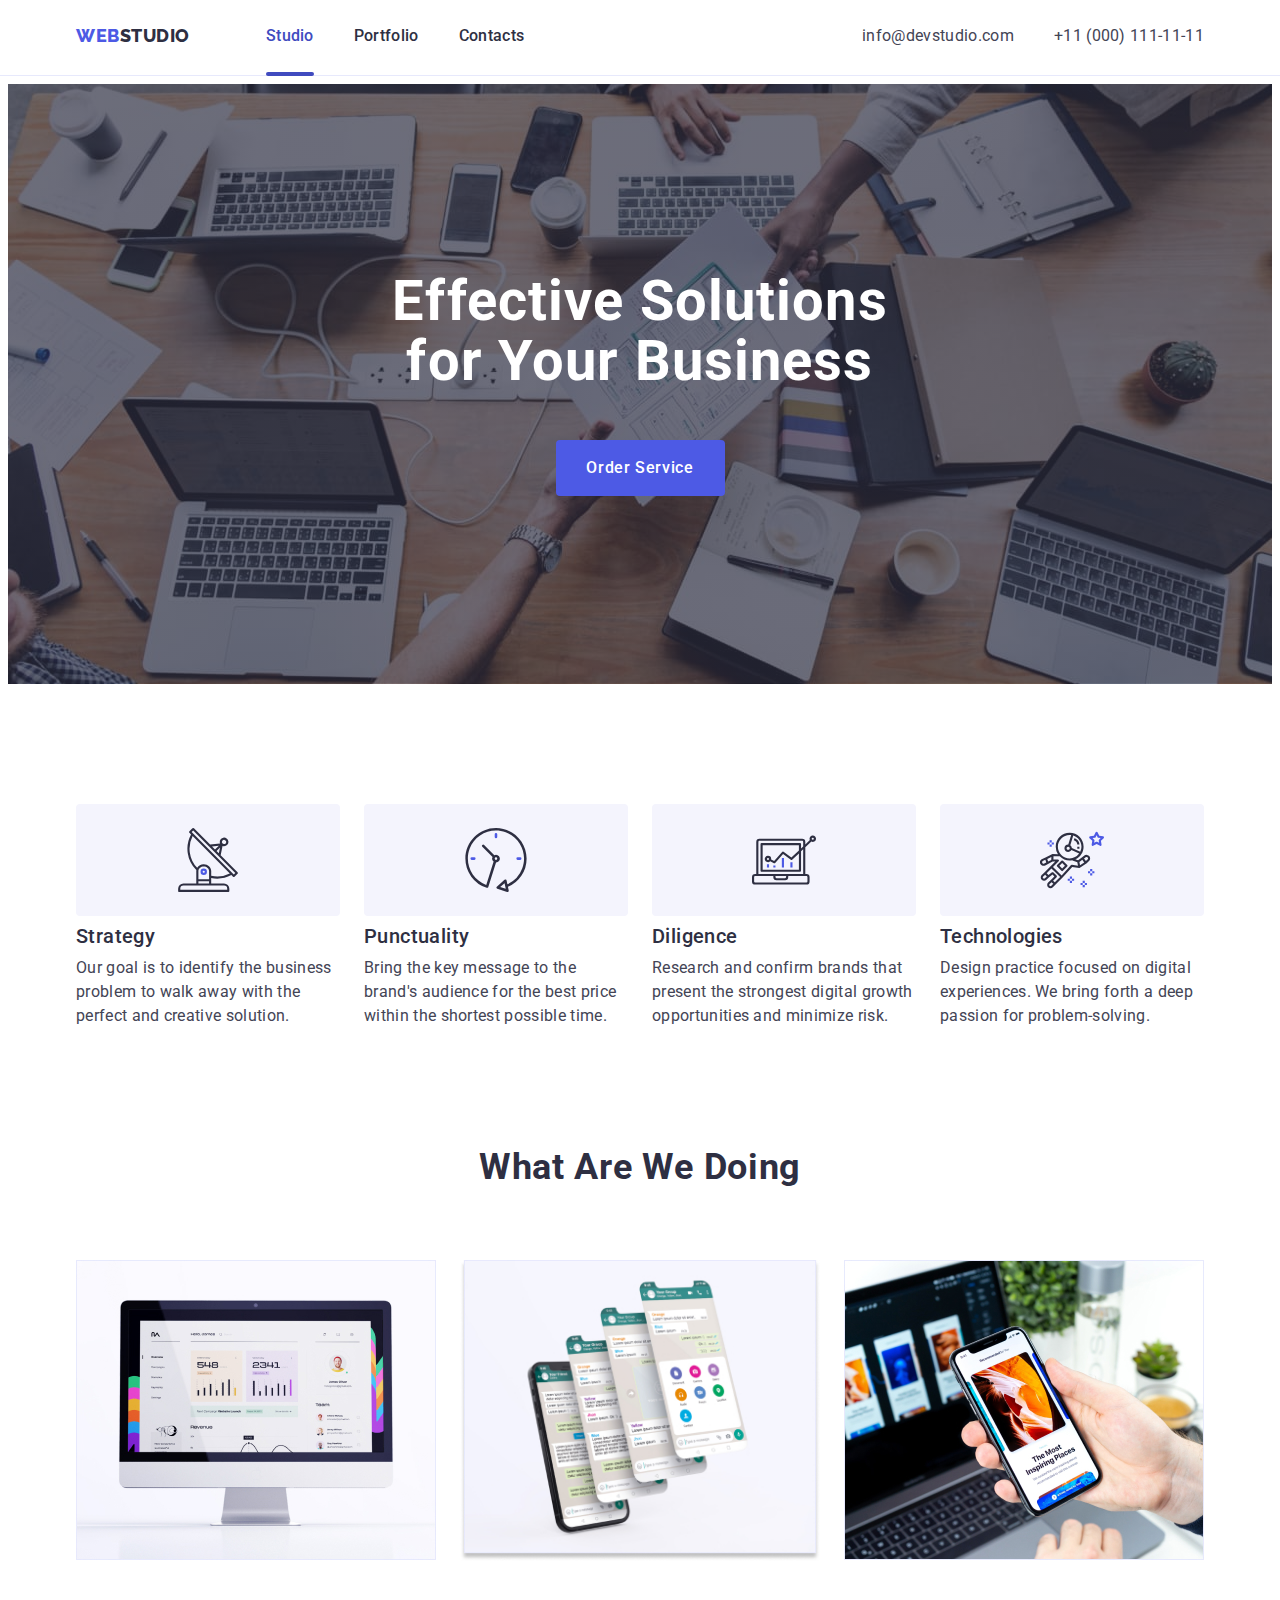
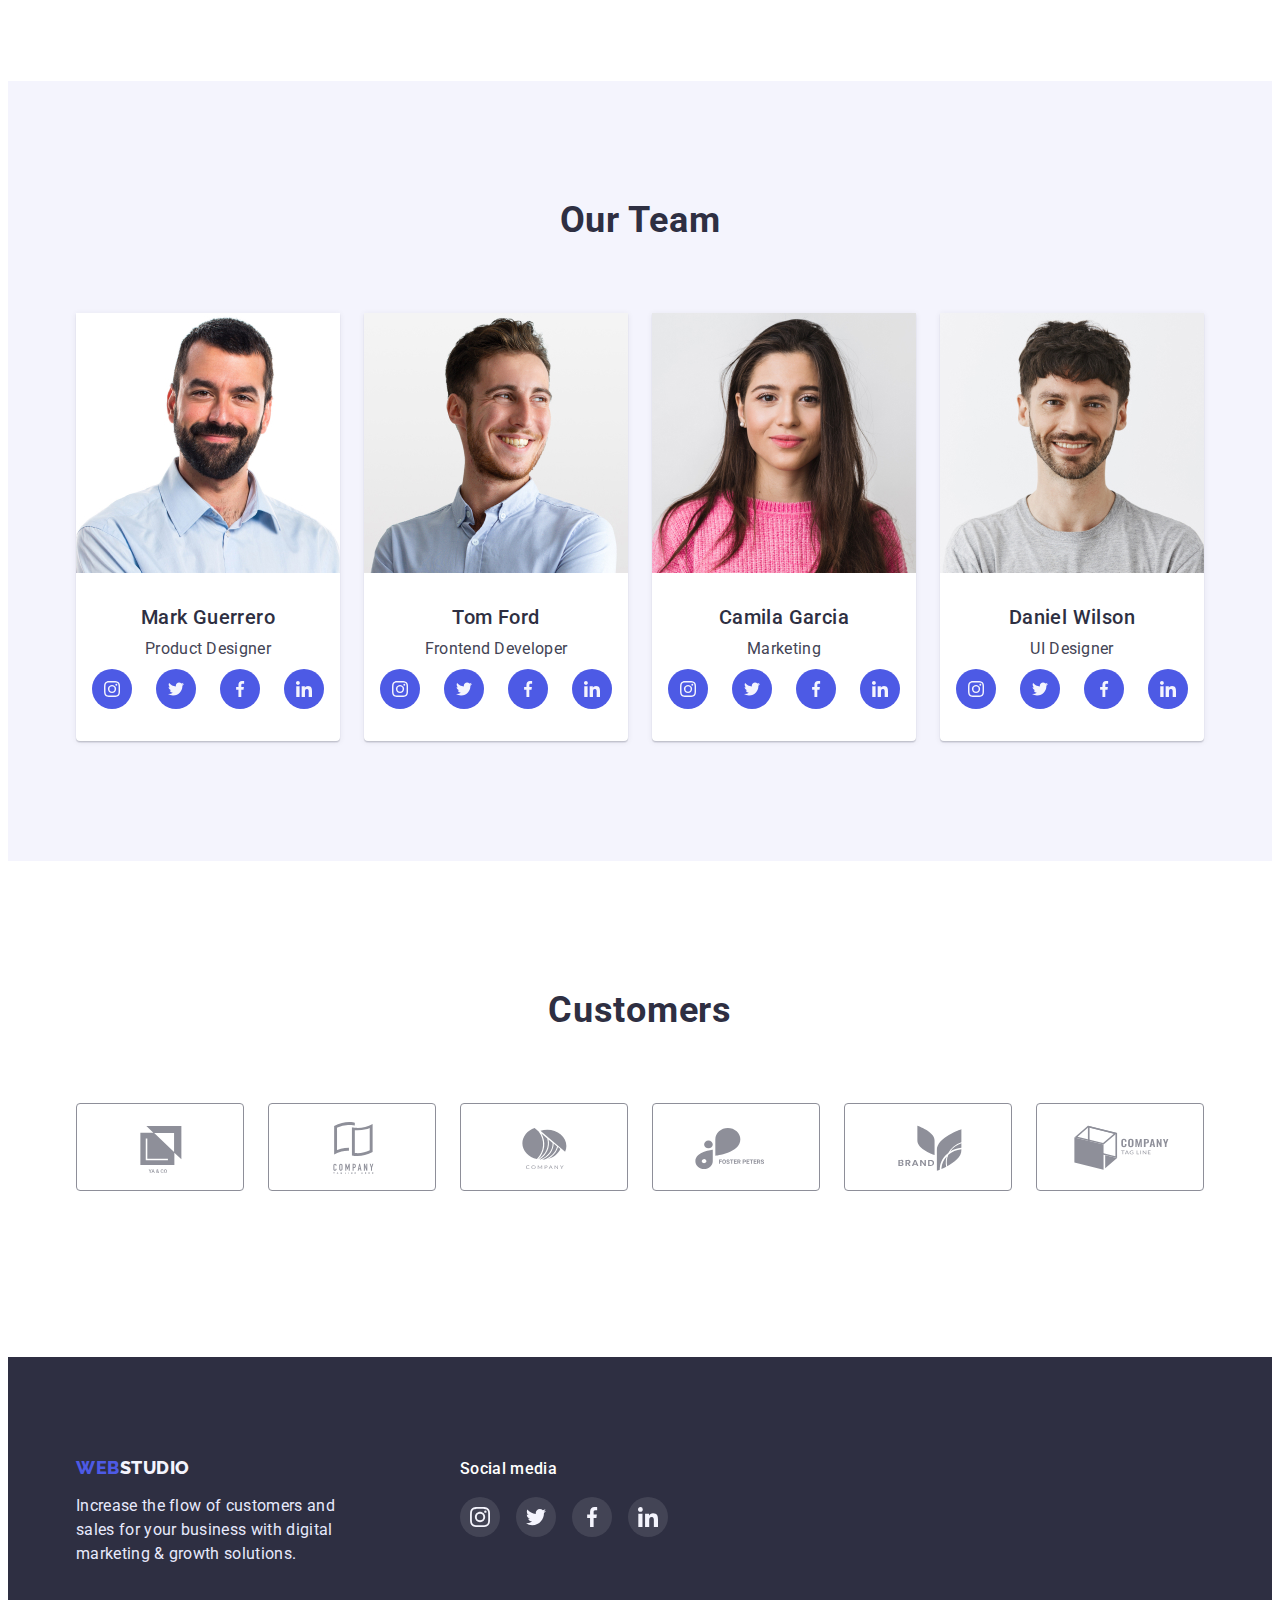
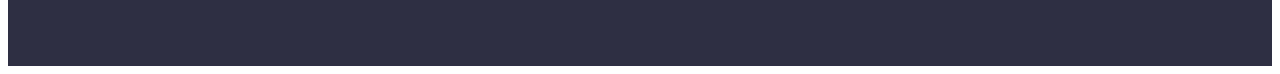
<file: index.html>
<!DOCTYPE html>
<html lang="en">
  <head>
    <meta charset="UTF-8" />
    <meta http-equiv="X-UA-Compatible" content="IE=edge" />
    <meta name="viewport" content="width=device-width, initial-scale=1.0" />
    <title>WebStudio</title>
    <link rel="preconnect" href="https://fonts.googleapis.com" />
    <link rel="preconnect" href="https://fonts.gstatic.com" crossorigin />
    <link
      href="https://fonts.googleapis.com/css2?family=Raleway:wght@800&family=Roboto:wght@400;500;700;900&display=swap"
      rel="stylesheet"
    />
    <link
      rel="stylesheet"
      href="https://cdnjs.cloudflare.com/ajax/libs/modern-normalize/1.1.0/modern-normalize.min.css"
      integrity="sha512-wpPYUAdjBVSE4KJnH1VR1HeZfpl1ub8YT/NKx4PuQ5NmX2tKuGu6U/JRp5y+Y8XG2tV+wKQpNHVUX03MfMFn9Q=="
      crossorigin="anonymous"
      referrerpolicy="no-referrer"
    />
    <link rel="stylesheet" href="./css/styles.css" />
  </head>
  <body>
    <header class="header">
      <div class="container header-container">
        <nav class="header_navigation">
          <a class="header-logo link" href="./index.html"
            ><span class="header-web">Web</span>Studio</a
          >
          <ul class="header-list list">
            <li class="header-item">
              <a class="header-link current link" href="./index.html">Studio</a>
            </li>
            <li class="header-item">
              <a class="header-link link" href="./portfolio.html">Portfolio</a>
            </li>
            <li class="header-item">
              <a class="header-link link" href="">Contacts</a>
            </li>
          </ul>
        </nav>
        <address class="adress">
          <ul class="adress-list list">
            <li class="adress-item">
              <a class="adress-link link" href="mailto:info@devstudio.com"
                >info@devstudio.com</a
              >
            </li>
            <li class="adress-item">
              <a class="adress-link link" href="tel:+110001111111"
                >+11 (000) 111-11-11</a
              >
            </li>
          </ul>
        </address>
      </div>
    </header>
    <main>
      <section class="hero">
        <div class="container">
          <h1 class="hero-title">Effective Solutions for Your Business</h1>
          <button class="hero-button" type="button" data-modal-open>
            Order Service
          </button>
        </div>
      </section>
      <section class="features">
        <div class="container">
          <h2 class="visually-hidden">Features</h2>
          <ul class="features-list list">
            <li class="features-item">
              <div class="thumb">
                <svg class="features-icon" width="64" height="64">
                  <use href="./images/icons.svg#icon-antenna"></use>
                </svg>
              </div>
              <h3 class="features-subtitle">Strategy</h3>
              <p class="features-text text">
                Our goal is to identify the business problem to walk away with
                the perfect and creative solution.
              </p>
            </li>
            <li class="features-item">
              <div class="thumb">
                <svg class="features-icon" width="64" height="64">
                  <use href="./images/icons.svg#icon-clock"></use>
                </svg>
              </div>
              <h3 class="features-subtitle">Punctuality</h3>
              <p class="features-text text">
                Bring the key message to the brand's audience for the best price
                within the shortest possible time.
              </p>
            </li>
            <li class="features-item">
              <div class="thumb">
                <svg class="features-icon" width="64" height="64">
                  <use href="./images/icons.svg#icon-diagram"></use>
                </svg>
              </div>
              <h3 class="features-subtitle">Diligence</h3>
              <p class="features-text text">
                Research and confirm brands that present the strongest digital
                growth opportunities and minimize risk.
              </p>
            </li>
            <li class="features-item">
              <div class="thumb">
                <svg class="features-icon" width="64" height="64">
                  <use href="./images/icons.svg#icon-astronaut"></use>
                </svg>
              </div>
              <h3 class="features-subtitle">Technologies</h3>
              <p class="features-text text">
                Design practice focused on digital experiences. We bring forth a
                deep passion for problem-solving.
              </p>
            </li>
          </ul>
        </div>
      </section>
      <section class="doing">
        <div class="container">
          <h2 class="doing-title">What are we doing</h2>
          <ul class="doing-list list">
            <li class="doing-item">
              <img
                src="./images/img1.jpg"
                alt="photo of computer"
                width="360"
              />
            </li>
            <li class="doing-item">
              <img
                src="./images/img2.jpg"
                alt="photo of screens mobile"
                width="360"
              />
            </li>
            <li class="doing-item">
              <img src="./images/img3.jpg" alt="photo of mobile" width="360" />
            </li>
          </ul>
        </div>
      </section>
      <section class="team">
        <div class="container">
          <h2 class="team-title">Our Team</h2>
          <ul class="team-list list">
            <li class="team-item">
              <img
                src="./images/teamcard1.jpg"
                alt="photo Product Designer"
                width="264"
              />
              <div class="team-cont">
                <h3 class="team-subtitle">Mark Guerrero</h3>
                <p class="team-text text">Product Designer</p>
                <ul class="team-soc-list list">
                  <li class="team-soc-item">
                    <a href="" class="team-soc-link link">
                      <svg class="team-soc-icon" width="16" height="16">
                        <use href="./images/icons.svg#icon-instagram"></use>
                      </svg>
                    </a>
                  </li>
                  <li class="team-soc-item">
                    <a href="" class="team-soc-link link"
                      ><svg class="team-soc-icon" width="16" height="16">
                        <use href="./images/icons.svg#icon-twitter"></use></svg
                    ></a>
                  </li>
                  <li class="team-soc-item">
                    <a href="" class="team-soc-link link"
                      ><svg class="team-soc-icon" width="16" height="16">
                        <use href="./images/icons.svg#icon-facebook"></use></svg
                    ></a>
                  </li>
                  <li class="team-soc-item">
                    <a href="" class="team-soc-link link"
                      ><svg class="team-soc-icon" width="16" height="16">
                        <use href="./images/icons.svg#icon-linkedin"></use></svg
                    ></a>
                  </li>
                </ul>
              </div>
            </li>
            <li class="team-item">
              <img
                src="./images/teamcard2.jpg"
                alt="photo Frontend Developer"
                width="264"
              />
              <div class="team-cont">
                <h3 class="team-subtitle">Tom Ford</h3>
                <p class="team-text text">Frontend Developer</p>
                <ul class="team-soc-list list">
                  <li class="team-soc-item">
                    <a href="" class="team-soc-link link">
                      <svg class="team-soc-icon" width="16" height="16">
                        <use href="./images/icons.svg#icon-instagram"></use>
                      </svg>
                    </a>
                  </li>
                  <li class="team-soc-item">
                    <a href="" class="team-soc-link link"
                      ><svg class="team-soc-icon" width="16" height="16">
                        <use href="./images/icons.svg#icon-twitter"></use></svg
                    ></a>
                  </li>
                  <li class="team-soc-item">
                    <a href="" class="team-soc-link link"
                      ><svg class="team-soc-icon" width="16" height="16">
                        <use href="./images/icons.svg#icon-facebook"></use></svg
                    ></a>
                  </li>
                  <li class="team-soc-item">
                    <a href="" class="team-soc-link link"
                      ><svg class="team-soc-icon" width="16" height="16">
                        <use href="./images/icons.svg#icon-linkedin"></use></svg
                    ></a>
                  </li>
                </ul>
              </div>
            </li>
            <li class="team-item">
              <img
                src="./images/teamcard3.jpg"
                alt="photo Marketing"
                width="264"
              />
              <div class="team-cont">
                <h3 class="team-subtitle">Camila Garcia</h3>
                <p class="team-text text">Marketing</p>
                <ul class="team-soc-list list">
                  <li class="team-soc-item">
                    <a href="" class="team-soc-link link">
                      <svg class="team-soc-icon" width="16" height="16">
                        <use href="./images/icons.svg#icon-instagram"></use>
                      </svg>
                    </a>
                  </li>
                  <li class="team-soc-item">
                    <a href="" class="team-soc-link link"
                      ><svg class="team-soc-icon" width="16" height="16">
                        <use href="./images/icons.svg#icon-twitter"></use></svg
                    ></a>
                  </li>
                  <li class="team-soc-item">
                    <a href="" class="team-soc-link link"
                      ><svg class="team-soc-icon" width="16" height="16">
                        <use href="./images/icons.svg#icon-facebook"></use></svg
                    ></a>
                  </li>
                  <li class="team-soc-item">
                    <a href="" class="team-soc-link link"
                      ><svg class="team-soc-icon" width="16" height="16">
                        <use href="./images/icons.svg#icon-linkedin"></use></svg
                    ></a>
                  </li>
                </ul>
              </div>
            </li>
            <li class="team-item">
              <img
                src="./images/teamcard4.jpg"
                alt="photo UI Designer"
                width="264"
              />
              <div class="team-cont">
                <h3 class="team-subtitle">Daniel Wilson</h3>
                <p class="team-text text">UI Designer</p>
                <ul class="team-soc-list list">
                  <li class="team-soc-item">
                    <a href="" class="team-soc-link link">
                      <svg class="team-soc-icon" width="16" height="16">
                        <use href="./images/icons.svg#icon-instagram"></use>
                      </svg>
                    </a>
                  </li>
                  <li class="team-soc-item">
                    <a href="" class="team-soc-link link"
                      ><svg class="team-soc-icon" width="16" height="16">
                        <use href="./images/icons.svg#icon-twitter"></use></svg
                    ></a>
                  </li>
                  <li class="team-soc-item">
                    <a href="" class="team-soc-link link"
                      ><svg class="team-soc-icon" width="16" height="16">
                        <use href="./images/icons.svg#icon-facebook"></use></svg
                    ></a>
                  </li>
                  <li class="team-soc-item">
                    <a href="" class="team-soc-link link"
                      ><svg class="team-soc-icon" width="16" height="16">
                        <use href="./images/icons.svg#icon-linkedin"></use></svg
                    ></a>
                  </li>
                </ul>
              </div>
            </li>
          </ul>
        </div>
      </section>
      <section class="customers">
        <div class="container">
          <h2 class="customers-title">Customers</h2>
          <ul class="customers-list list">
            <li class="customers-item">
              <a class="customers-link link" href=""
                ><svg class="customers-icon" width="104" height="56">
                  <use href="./images/icons.svg#icon-logofirst"></use></svg
              ></a>
            </li>
            <li class="customers-item">
              <a class="customers-link link" href=""
                ><svg class="customers-icon" width="104" height="56">
                  <use href="./images/icons.svg#icon-logosecond"></use></svg
              ></a>
            </li>
            <li class="customers-item">
              <a class="customers-link link" href=""
                ><svg class="customers-icon" width="104" height="56">
                  <use href="./images/icons.svg#icon-logothird"></use></svg
              ></a>
            </li>
            <li class="customers-item">
              <a class="customers-link link" href=""
                ><svg class="customers-icon" width="104" height="56">
                  <use href="./images/icons.svg#icon-logofourth"></use></svg
              ></a>
            </li>
            <li class="customers-item">
              <a class="customers-link link" href=""
                ><svg class="customers-icon" width="104" height="56">
                  <use href="./images/icons.svg#icon-logofifth"></use></svg
              ></a>
            </li>
            <li class="customers-item">
              <a class="customers-link link" href=""
                ><svg class="customers-icon" width="104" height="56">
                  <use href="./images/icons.svg#icon-logosixth"></use></svg
              ></a>
            </li>
          </ul>
        </div>
      </section>
    </main>
    <footer class="footer">
      <div class="container">
        <ul class="footer-list list">
          <li class="first-item">
            <a class="footer-logo link" href="./index.html"
              ><span class="footer-web">Web</span>Studio</a
            >
            <p class="footer-text text">
              Increase the flow of customers and sales for your business with
              digital marketing & growth solutions.
            </p>
          </li>
          <li class="second-item">
            <p class="cm-title">Social media</p>
            <ul class="cm-list list">
              <li class="cm-item">
                <a href="" class="cm-link link">
                  <svg class="cm-icon" width="20" height="20">
                    <use href="./images/icons.svg#icon-instagram"></use>
                  </svg>
                </a>
              </li>
              <li class="cm-item">
                <a href="" class="cm-link link">
                  <svg class="cm-icon" width="20" height="20">
                    <use href="./images/icons.svg#icon-twitter"></use>
                  </svg>
                </a>
              </li>
              <li class="cm-item">
                <a href="" class="cm-link link">
                  <svg class="cm-icon" width="20" height="20">
                    <use href="./images/icons.svg#icon-facebook"></use>
                  </svg>
                </a>
              </li>
              <li class="cm-item">
                <a href="" class="cm-link link">
                  <svg class="cm-icon" width="20" height="20">
                    <use href="./images/icons.svg#icon-linkedin"></use>
                  </svg>
                </a>
              </li>
            </ul>
          </li>
        </ul>
      </div>
    </footer>
    <div class="backdrop is-hidden" data-modal>
      <div class="modal">
        <button type="button" class="modal-close" data-modal-close>
          <svg class="modal-close-icon" width="8" height="8">
            <use href="./images/icons.svg#icon-closebutton"></use>
          </svg>
        </button>
      </div>
    </div>
    <script src="./js/modal.js"></script>
  </body>
</html>
</file>
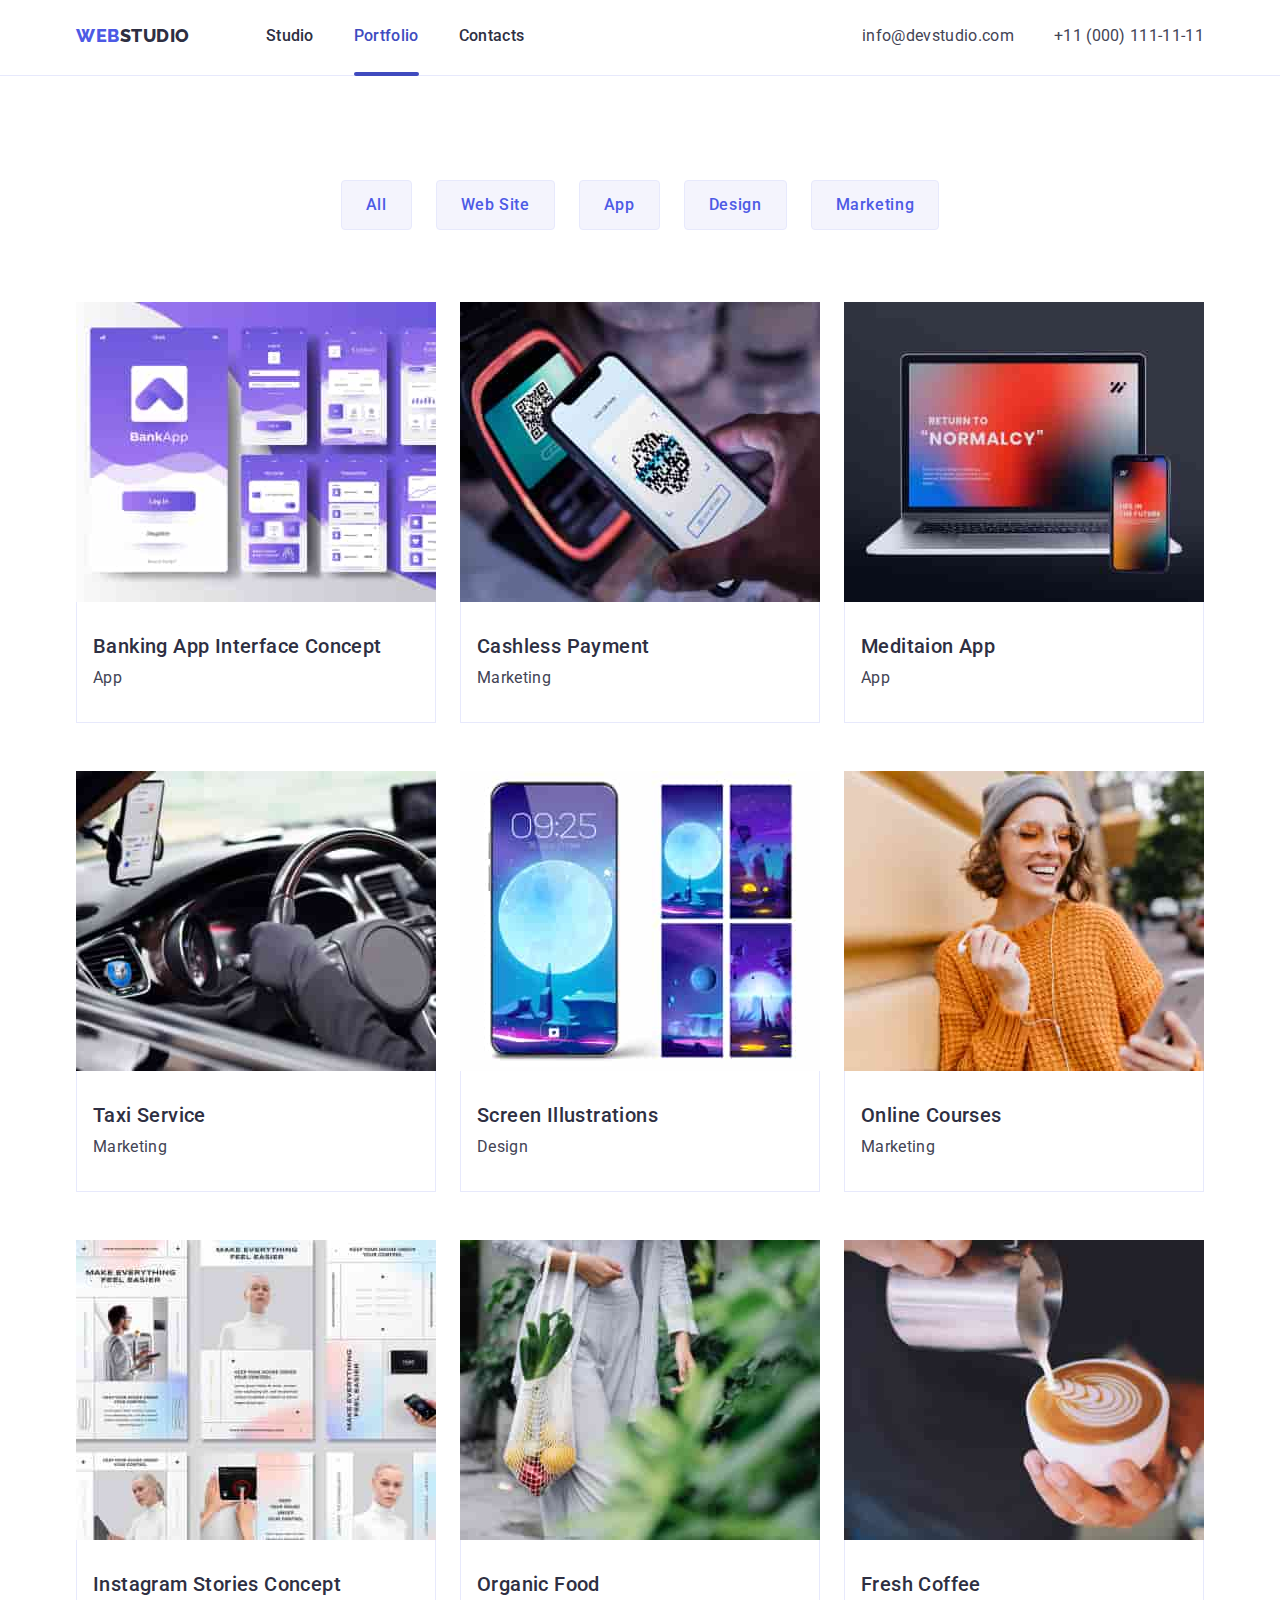
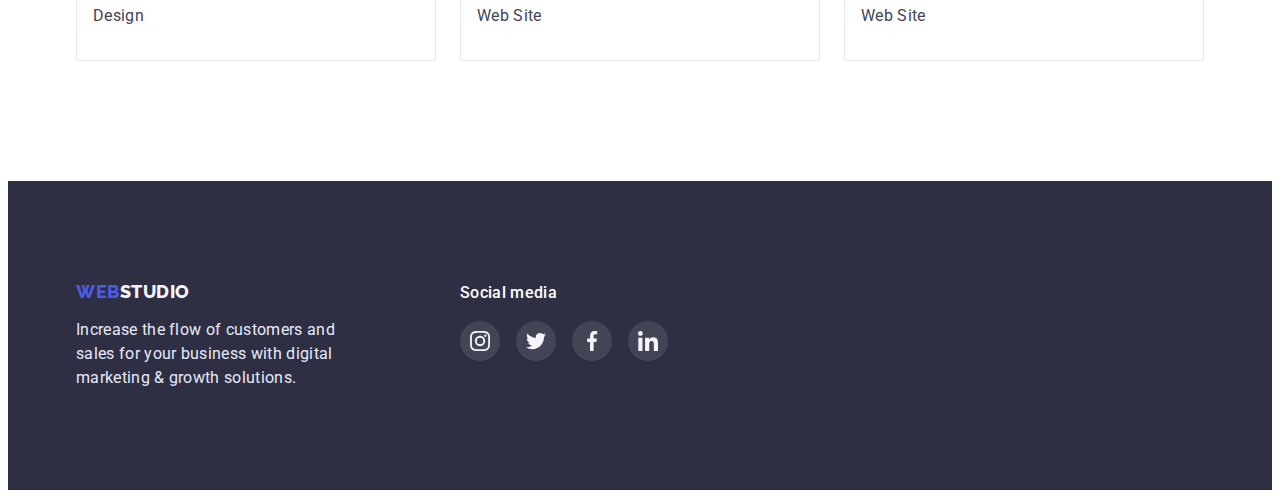
<file: portfolio.html>
<!DOCTYPE html>
<html lang="en">
  <head>
    <meta charset="UTF-8" />
    <meta http-equiv="X-UA-Compatible" content="IE=edge" />
    <meta name="viewport" content="width=device-width, initial-scale=1.0" />
    <title>WebStudio</title>
    <link rel="preconnect" href="https://fonts.googleapis.com" />
    <link rel="preconnect" href="https://fonts.gstatic.com" crossorigin />
    <link
      href="https://fonts.googleapis.com/css2?family=Raleway:wght@800&family=Roboto:wght@400;500;700;900&display=swap"
      rel="stylesheet"
    />
    <link
      rel="stylesheet"
      href="https://cdnjs.cloudflare.com/ajax/libs/modern-normalize/1.1.0/modern-normalize.min.css"
      integrity="sha512-wpPYUAdjBVSE4KJnH1VR1HeZfpl1ub8YT/NKx4PuQ5NmX2tKuGu6U/JRp5y+Y8XG2tV+wKQpNHVUX03MfMFn9Q=="
      crossorigin="anonymous"
      referrerpolicy="no-referrer"
    />
    <link rel="stylesheet" href="./css/styles.css" />
  </head>
  <body>
    <header class="header">
      <div class="container header-container">
        <nav class="header_navigation">
          <a class="header-logo link" href="./index.html"
            ><span class="header-web">Web</span>Studio</a
          >
          <ul class="header-list list">
            <li class="header-item">
              <a class="header-link link" href="./index.html">Studio</a>
            </li>
            <li class="header-item">
              <a class="header-link current link" href="./portfolio.html"
                >Portfolio</a
              >
            </li>
            <li class="header-item">
              <a class="header-link link" href="">Contacts</a>
            </li>
          </ul>
        </nav>
        <address class="adress">
          <ul class="adress-list list">
            <li class="adress-item">
              <a class="adress-link link" href="mailto:info@devstudio.com"
                >info@devstudio.com</a
              >
            </li>
            <li class="adress-item">
              <a class="adress-link link" href="tel:+110001111111"
                >+11 (000) 111-11-11</a
              >
            </li>
          </ul>
        </address>
      </div>
    </header>
    <main>
      <section class="portfolio">
        <div class="container">
          <h1 class="works visually-hidden">Our works</h1>
          <ul class="works-list list">
            <li class="works-item">
              <button class="works-button" type="button">All</button>
            </li>
            <li class="works-item">
              <button class="works-button" type="button">Web Site</button>
            </li>
            <li class="works-item">
              <button class="works-button" type="button">App</button>
            </li>
            <li class="works-item">
              <button class="works-button" type="button">Design</button>
            </li>
            <li class="works-item">
              <button class="works-button" type="button">Marketing</button>
            </li>
          </ul>
          <ul class="offers-list list">
            <li class="offers-item">
              <a class="offers-link link" href=""
                ><div class="offers-ol">
                  <img
                    src="./images/bankingapp.jpg"
                    alt="Banking app"
                    width="360"
                  />
                  <p class="owerlay-text">
                    14 Stylish and User-Friendly App Design Concepts · Task
                    Manager App · Calorie Tracker App · Exotic Fruit Ecommerce
                    App · Cloud Storage App
                  </p>
                </div>
                <div class="offers-choice">
                  <h2 class="offers-title">Banking App Interface Concept</h2>
                  <p class="offers-text">App</p>
                </div></a
              >
            </li>

            <li class="offers-item">
              <a class="offers-link link" href=""
                ><div class="offers-ol">
                  <img
                    src="./images/cashlesspayment.jpg"
                    alt="Mobile telephone"
                    width="360"
                  />
                  <p class="owerlay-text">
                    14 Stylish and User-Friendly App Design Concepts · Task
                    Manager App · Calorie Tracker App · Exotic Fruit Ecommerce
                    App · Cloud Storage App
                  </p>
                </div>
                <div class="offers-choice">
                  <h2 class="offers-title">Cashless Payment</h2>
                  <p class="offers-text">Marketing</p>
                </div></a
              >
            </li>

            <li class="offers-item">
              <a class="offers-link link" href=""
                ><div class="offers-ol">
                  <img
                    src="./images/meditaioonapp.jpg"
                    alt="Computer and mobile"
                    width="360"
                  />
                  <p class="owerlay-text">
                    14 Stylish and User-Friendly App Design Concepts · Task
                    Manager App · Calorie Tracker App · Exotic Fruit Ecommerce
                    App · Cloud Storage App
                  </p>
                </div>
                <div class="offers-choice">
                  <h2 class="offers-title">Meditaion App</h2>
                  <p class="offers-text">App</p>
                </div></a
              >
            </li>

            <li class="offers-item">
              <a class="offers-link link" href=""
                ><div class="offers-ol">
                  <img
                    src="./images/taxiservice.jpg"
                    alt="Venicle interior"
                    width="360"
                  />
                  <p class="owerlay-text">
                    14 Stylish and User-Friendly App Design Concepts · Task
                    Manager App · Calorie Tracker App · Exotic Fruit Ecommerce
                    App · Cloud Storage App
                  </p>
                </div>
                <div class="offers-choice">
                  <h2 class="offers-title">Taxi Service</h2>
                  <p class="offers-text">Marketing</p>
                </div></a
              >
            </li>

            <li class="offers-item">
              <a class="offers-link link" href=""
                ><div class="offers-ol">
                  <img
                    src="./images/screenillustr.jpg"
                    alt="Screenshots"
                    width="360"
                  />
                  <p class="owerlay-text">
                    14 Stylish and User-Friendly App Design Concepts · Task
                    Manager App · Calorie Tracker App · Exotic Fruit Ecommerce
                    App · Cloud Storage App
                  </p>
                </div>
                <div class="offers-choice">
                  <h2 class="offers-title">Screen Illustrations</h2>
                  <p class="offers-text">Design</p>
                </div></a
              >
            </li>

            <li class="offers-item">
              <a class="offers-link link" href=""
                ><div class="offers-ol">
                  <img
                    src="./images/onlinecourses.jpg"
                    alt="Girl with mobile"
                    width="360"
                  />
                  <p class="owerlay-text">
                    14 Stylish and User-Friendly App Design Concepts · Task
                    Manager App · Calorie Tracker App · Exotic Fruit Ecommerce
                    App · Cloud Storage App
                  </p>
                </div>
                <div class="offers-choice">
                  <h2 class="offers-title">Online Courses</h2>
                  <p class="offers-text">Marketing</p>
                </div></a
              >
            </li>

            <li class="offers-item">
              <a class="offers-link link" href=""
                ><div class="offers-ol">
                  <img
                    src="./images/instagramstories.jpg"
                    alt="Image from instagram"
                    width="360"
                  />
                  <p class="owerlay-text">
                    14 Stylish and User-Friendly App Design Concepts · Task
                    Manager App · Calorie Tracker App · Exotic Fruit Ecommerce
                    App · Cloud Storage App
                  </p>
                </div>
                <div class="offers-choice">
                  <h2 class="offers-title">Instagram Stories Concept</h2>
                  <p class="offers-text">Design</p>
                </div></a
              >
            </li>

            <li class="offers-item">
              <a class="offers-link link" href=""
                ><div class="offers-ol">
                  <img
                    src="./images/organicfood.jpg"
                    alt="Bag with food"
                    width="360"
                  />
                  <p class="owerlay-text">
                    14 Stylish and User-Friendly App Design Concepts · Task
                    Manager App · Calorie Tracker App · Exotic Fruit Ecommerce
                    App · Cloud Storage App
                  </p>
                </div>
                <div class="offers-choice">
                  <h2 class="offers-title">Organic Food</h2>
                  <p class="offers-text">Web Site</p>
                </div></a
              >
            </li>

            <li class="offers-item">
              <a class="offers-link link" href=""
                ><div class="offers-ol">
                  <img
                    src="./images/freshcofee.jpg"
                    alt="Cup of coffe"
                    width="360"
                  />
                  <p class="owerlay-text">
                    14 Stylish and User-Friendly App Design Concepts · Task
                    Manager App · Calorie Tracker App · Exotic Fruit Ecommerce
                    App · Cloud Storage App
                  </p>
                </div>
                <div class="offers-choice">
                  <h2 class="offers-title">Fresh Coffee</h2>
                  <p class="offers-text">Web Site</p>
                </div></a
              >
            </li>
          </ul>
        </div>
      </section>
    </main>
    <footer class="footer">
      <div class="container">
        <ul class="footer-list list">
          <li class="first-item">
            <a class="footer-logo link" href="./index.html"
              ><span class="footer-web">Web</span>Studio</a
            >
            <p class="footer-text text">
              Increase the flow of customers and sales for your business with
              digital marketing & growth solutions.
            </p>
          </li>
          <li class="second-item">
            <p class="cm-title">Social media</p>
            <ul class="cm-list list">
              <li class="cm-item">
                <a href="" class="cm-link link">
                  <svg class="cm-icon" width="20" height="20">
                    <use href="./images/icons.svg#icon-instagram"></use>
                  </svg>
                </a>
              </li>
              <li class="cm-item">
                <a href="" class="cm-link link">
                  <svg class="cm-icon" width="20" height="20">
                    <use href="./images/icons.svg#icon-twitter"></use>
                  </svg>
                </a>
              </li>
              <li class="cm-item">
                <a href="" class="cm-link link">
                  <svg class="cm-icon" width="20" height="20">
                    <use href="./images/icons.svg#icon-facebook"></use>
                  </svg>
                </a>
              </li>
              <li class="cm-item">
                <a href="" class="cm-link link">
                  <svg class="cm-icon" width="20" height="20">
                    <use href="./images/icons.svg#icon-linkedin"></use>
                  </svg>
                </a>
              </li>
            </ul>
          </li>
        </ul>
      </div>
    </footer>
  </body>
</html>
</file>
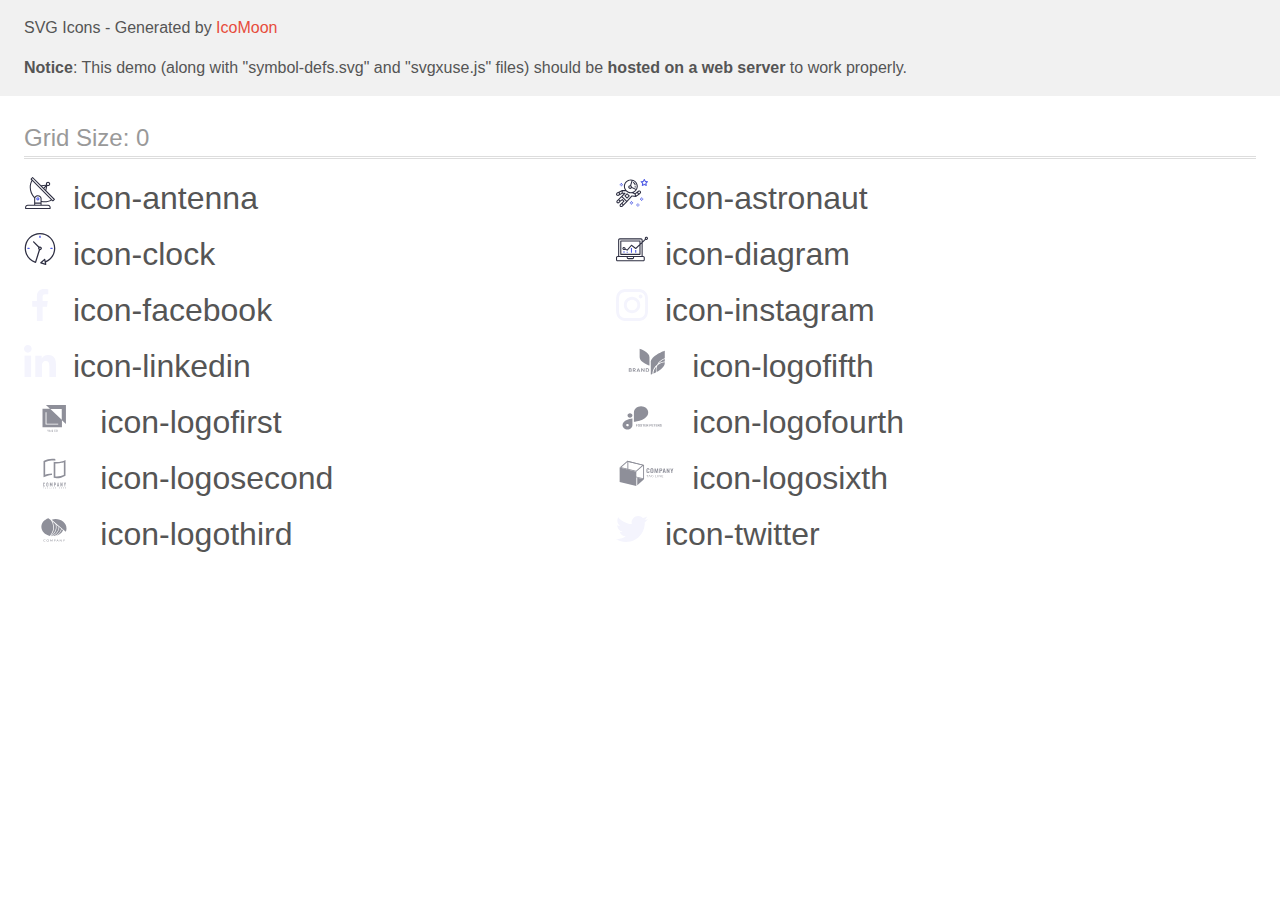
<file: images/icomoon/demo-external-svg.html>
<!doctype html>
<html>
<head>
    <title>IcoMoon - SVG Icons</title>
    <meta charset="utf-8">
    <meta name="viewport" content="width=device-width, initial-scale=1">
    <link rel="stylesheet" href="demo-files/demo.css">
    <link rel="stylesheet" href="style.css">
</head>
<body>
<header class="bgc1 clearfix">
<div class="mhl">
    <p>SVG Icons - Generated by <a href="https://icomoon.io/app">IcoMoon</a></p><p><strong>Notice</strong>: This demo (along with "symbol-defs.svg" and "svgxuse.js" files) should be <b>hosted on a web server</b> to work properly.</p>
</div>
</header>
    <div class="clearfix mhl ptl">
        <h1 class="mvm mtn fgc1">Grid Size: 0</h1>
        <div class="glyph fs1">
            <div class="clearfix pbs">
                <svg class="icon icon-antenna"><use xlink:href="symbol-defs.svg#icon-antenna"></use></svg><span class="name"> icon-antenna</span>
            </div>
        </div>
        <div class="glyph fs1">
            <div class="clearfix pbs">
                <svg class="icon icon-astronaut"><use xlink:href="symbol-defs.svg#icon-astronaut"></use></svg><span class="name"> icon-astronaut</span>
            </div>
        </div>
        <div class="glyph fs1">
            <div class="clearfix pbs">
                <svg class="icon icon-clock"><use xlink:href="symbol-defs.svg#icon-clock"></use></svg><span class="name"> icon-clock</span>
            </div>
        </div>
        <div class="glyph fs1">
            <div class="clearfix pbs">
                <svg class="icon icon-diagram"><use xlink:href="symbol-defs.svg#icon-diagram"></use></svg><span class="name"> icon-diagram</span>
            </div>
        </div>
        <div class="glyph fs1">
            <div class="clearfix pbs">
                <svg class="icon icon-facebook"><use xlink:href="symbol-defs.svg#icon-facebook"></use></svg><span class="name"> icon-facebook</span>
            </div>
        </div>
        <div class="glyph fs1">
            <div class="clearfix pbs">
                <svg class="icon icon-instagram"><use xlink:href="symbol-defs.svg#icon-instagram"></use></svg><span class="name"> icon-instagram</span>
            </div>
        </div>
        <div class="glyph fs1">
            <div class="clearfix pbs">
                <svg class="icon icon-linkedin"><use xlink:href="symbol-defs.svg#icon-linkedin"></use></svg><span class="name"> icon-linkedin</span>
            </div>
        </div>
        <div class="glyph fs1">
            <div class="clearfix pbs">
                <svg class="icon icon-logofifth"><use xlink:href="symbol-defs.svg#icon-logofifth"></use></svg><span class="name"> icon-logofifth</span>
            </div>
        </div>
        <div class="glyph fs1">
            <div class="clearfix pbs">
                <svg class="icon icon-logofirst"><use xlink:href="symbol-defs.svg#icon-logofirst"></use></svg><span class="name"> icon-logofirst</span>
            </div>
        </div>
        <div class="glyph fs1">
            <div class="clearfix pbs">
                <svg class="icon icon-logofourth"><use xlink:href="symbol-defs.svg#icon-logofourth"></use></svg><span class="name"> icon-logofourth</span>
            </div>
        </div>
        <div class="glyph fs1">
            <div class="clearfix pbs">
                <svg class="icon icon-logosecond"><use xlink:href="symbol-defs.svg#icon-logosecond"></use></svg><span class="name"> icon-logosecond</span>
            </div>
        </div>
        <div class="glyph fs1">
            <div class="clearfix pbs">
                <svg class="icon icon-logosixth"><use xlink:href="symbol-defs.svg#icon-logosixth"></use></svg><span class="name"> icon-logosixth</span>
            </div>
        </div>
        <div class="glyph fs1">
            <div class="clearfix pbs">
                <svg class="icon icon-logothird"><use xlink:href="symbol-defs.svg#icon-logothird"></use></svg><span class="name"> icon-logothird</span>
            </div>
        </div>
        <div class="glyph fs1">
            <div class="clearfix pbs">
                <svg class="icon icon-twitter"><use xlink:href="symbol-defs.svg#icon-twitter"></use></svg><span class="name"> icon-twitter</span>
            </div>
        </div>
  </div>
<script defer src="svgxuse.js"></script>
</body>
</html>
</file>
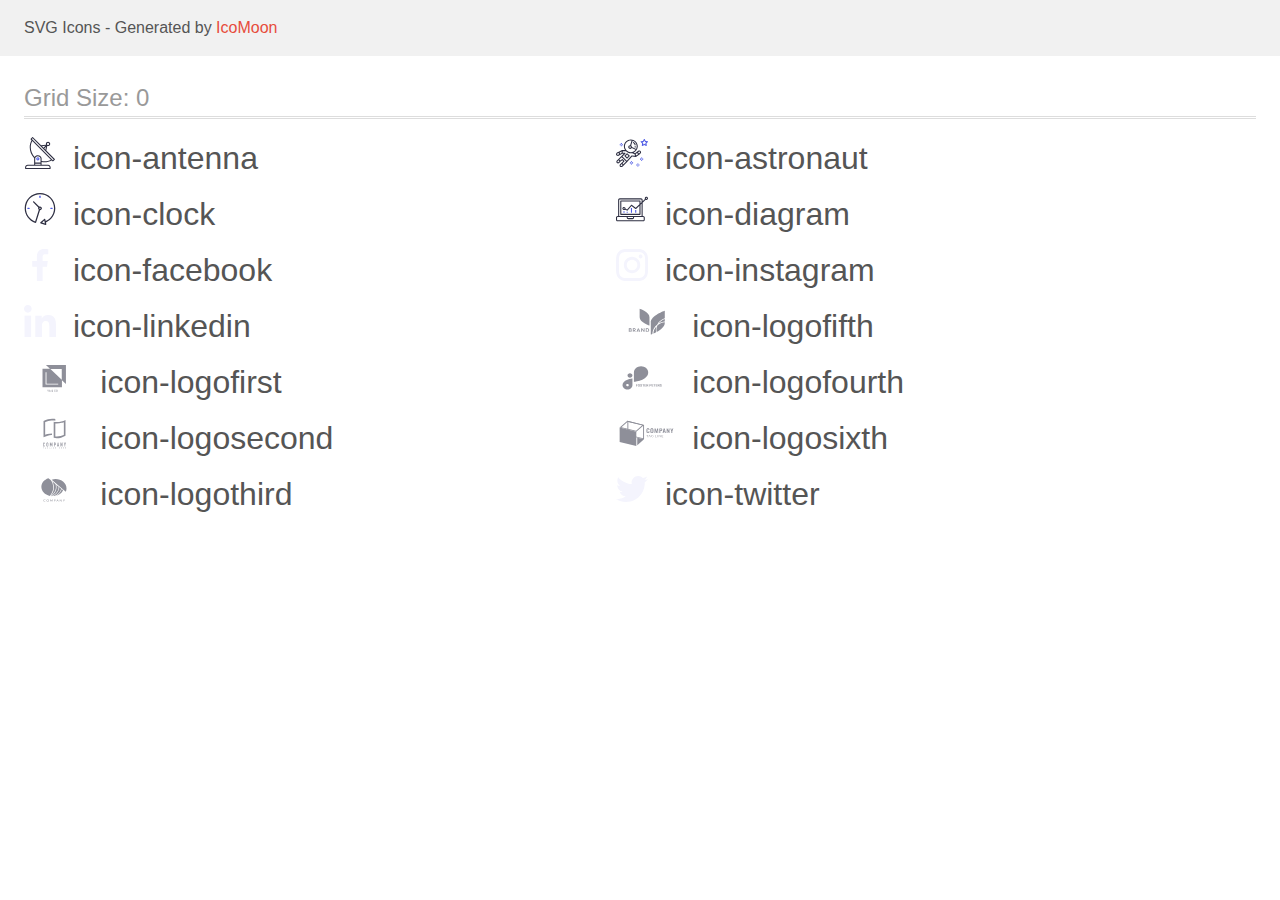
<file: images/icomoon/demo.html>
<!doctype html>
<html>
<head>
    <title>IcoMoon - SVG Icons</title>
    <meta charset="utf-8">
    <meta name="viewport" content="width=device-width, initial-scale=1">
    <link rel="stylesheet" href="demo-files/demo.css">
    <link rel="stylesheet" href="style.css">
</head>
<body>
<svg aria-hidden="true" style="position: absolute; width: 0; height: 0; overflow: hidden;" version="1.1" xmlns="http://www.w3.org/2000/svg" xmlns:xlink="http://www.w3.org/1999/xlink">
<defs>
<symbol id="icon-antenna" viewBox="0 0 32 32">
<path fill="#2e2f42" style="fill: var(--color1, #2e2f42)" d="M30.773 22.098l-8.443-8.505 0.937-4.615c0.242 0.094 0.499 0.144 0.758 0.146h0.006c1.192 0.014 2.17-0.941 2.184-2.133s-0.941-2.17-2.133-2.184c-1.192-0.014-2.17 0.941-2.184 2.133-0.003 0.255 0.039 0.509 0.125 0.749l-4.96 0.605-8.091-8.133c-0.099-0.101-0.235-0.159-0.377-0.16-0.14 0.001-0.274 0.056-0.373 0.155l-1.513 1.504c-0.208 0.208-0.208 0.546 0 0.754l0.814 0.826c-3.153 5.798-2.129 12.978 2.519 17.663 0.043 0.041 0.092 0.074 0.146 0.098-0.034 0.18-0.051 0.364-0.052 0.547v6.187h-6.4c-1.472 0.002-2.665 1.195-2.667 2.667v1.067c0 0.295 0.239 0.533 0.533 0.533h24.533c0.295 0 0.533-0.239 0.533-0.533v-1.067c-0.002-1.472-1.195-2.665-2.667-2.667h-6.4v-2.742c1.003 0.21 2.024 0.317 3.049 0.32 2.458-0.003 4.877-0.615 7.040-1.783l0.818 0.823c0.099 0.101 0.235 0.159 0.377 0.16 0.14-0.001 0.274-0.056 0.373-0.155l1.513-1.504c0.208-0.208 0.208-0.546 0-0.754zM23.28 6.233c0.418-0.415 1.093-0.414 1.509 0.004s0.414 1.093-0.004 1.508c-0.2 0.199-0.47 0.31-0.752 0.31h-0.003c-0.589-0.003-1.064-0.483-1.061-1.072 0.002-0.282 0.115-0.552 0.314-0.751h-0.002zM22.024 9.738l-0.598 2.946-1.175-1.182 1.774-1.763zM21.419 8.836l-1.92 1.909-1.485-1.493 3.405-0.415zM24.004 28.8c0.884 0 1.6 0.716 1.6 1.6v0.533h-23.467v-0.533c0-0.884 0.716-1.6 1.6-1.6h20.267zM16.537 26.667v1.067h-5.333v-1.067h5.333zM11.204 25.6v-4.053c0-1.294 1.196-2.347 2.667-2.347s2.667 1.053 2.667 2.347v4.053h-5.333zM17.604 23.904v-2.357c0-1.882-1.675-3.413-3.733-3.413-1.331-0.020-2.576 0.657-3.281 1.786-4.058-4.274-4.971-10.645-2.279-15.887l18.602 18.708c-2.872 1.461-6.165 1.873-9.309 1.163zM28.893 23.22l-21.057-21.181 0.755-0.752 7.935 7.98c0.004 0 0.006 0.007 0.010 0.010l13.115 13.191-0.757 0.752z"></path>
<path fill="#4d5ae5" style="fill: var(--color2, #4d5ae5)" d="M13.876 20.267h-0.005c-0.884-0.001-1.601 0.714-1.602 1.598s0.714 1.601 1.598 1.602h0.005c0.884 0.001 1.601-0.714 1.602-1.598s-0.714-1.601-1.598-1.602zM14.249 22.245c-0.1 0.1-0.236 0.156-0.378 0.155-0.295-0.002-0.532-0.242-0.531-0.536 0.001-0.141 0.057-0.276 0.157-0.375s0.233-0.154 0.373-0.155c0.295 0.002 0.532 0.242 0.531 0.536-0.001 0.141-0.057 0.276-0.157 0.375h0.005z"></path>
</symbol>
<symbol id="icon-astronaut" viewBox="0 0 32 32">
<path fill="#4d5ae5" style="fill: var(--color2, #4d5ae5)" d="M31.974 4.524c-0.063-0.193-0.229-0.333-0.43-0.363l-1.91-0.278-0.855-1.731c-0.179-0.365-0.777-0.365-0.956 0l-0.855 1.731-1.91 0.278c-0.201 0.029-0.367 0.17-0.431 0.363-0.062 0.193-0.011 0.405 0.135 0.547l1.383 1.348-0.326 1.903c-0.034 0.2 0.048 0.402 0.212 0.522 0.166 0.121 0.382 0.135 0.562 0.040l1.709-0.899 1.709 0.899c0.078 0.041 0.164 0.061 0.249 0.061 0.11 0 0.221-0.034 0.314-0.102 0.164-0.119 0.246-0.322 0.212-0.522l-0.326-1.903 1.383-1.348c0.145-0.142 0.197-0.354 0.135-0.547zM29.511 5.851c-0.125 0.122-0.183 0.299-0.153 0.472l0.191 1.114-1-0.526c-0.078-0.041-0.163-0.061-0.249-0.061s-0.17 0.020-0.249 0.061l-1.001 0.526 0.191-1.114c0.030-0.173-0.028-0.349-0.153-0.472l-0.81-0.789 1.119-0.163c0.174-0.025 0.324-0.134 0.402-0.292l0.5-1.013 0.5 1.013c0.078 0.157 0.228 0.267 0.402 0.292l1.119 0.163-0.809 0.789z"></path>
<path fill="#4d5ae5" style="fill: var(--color2, #4d5ae5)" d="M26.134 20.522h-1.067v1.067h1.067v-1.067z"></path>
<path fill="#4d5ae5" style="fill: var(--color2, #4d5ae5)" d="M26.134 22.656h-1.067v1.067h1.067v-1.067z"></path>
<path fill="#4d5ae5" style="fill: var(--color2, #4d5ae5)" d="M27.2 21.589h-1.067v1.067h1.067v-1.067z"></path>
<path fill="#4d5ae5" style="fill: var(--color2, #4d5ae5)" d="M25.067 21.589h-1.067v1.067h1.067v-1.067z"></path>
<path fill="#4d5ae5" style="fill: var(--color2, #4d5ae5)" d="M22.4 26.389h-1.067v1.067h1.067v-1.067z"></path>
<path fill="#4d5ae5" style="fill: var(--color2, #4d5ae5)" d="M22.4 28.522h-1.067v1.067h1.067v-1.067z"></path>
<path fill="#4d5ae5" style="fill: var(--color2, #4d5ae5)" d="M23.467 27.456h-1.067v1.067h1.067v-1.067z"></path>
<path fill="#4d5ae5" style="fill: var(--color2, #4d5ae5)" d="M21.333 27.456h-1.067v1.067h1.067v-1.067z"></path>
<path fill="#4d5ae5" style="fill: var(--color2, #4d5ae5)" d="M16 24.256h-1.067v1.067h1.067v-1.067z"></path>
<path fill="#4d5ae5" style="fill: var(--color2, #4d5ae5)" d="M16 26.389h-1.067v1.067h1.067v-1.067z"></path>
<path fill="#4d5ae5" style="fill: var(--color2, #4d5ae5)" d="M17.067 25.322h-1.067v1.067h1.067v-1.067z"></path>
<path fill="#4d5ae5" style="fill: var(--color2, #4d5ae5)" d="M14.933 25.322h-1.067v1.067h1.067v-1.067z"></path>
<path fill="#4d5ae5" style="fill: var(--color2, #4d5ae5)" d="M5.867 6.122h-1.067v1.067h1.067v-1.067z"></path>
<path fill="#4d5ae5" style="fill: var(--color2, #4d5ae5)" d="M5.867 8.255h-1.067v1.067h1.067v-1.067z"></path>
<path fill="#4d5ae5" style="fill: var(--color2, #4d5ae5)" d="M6.933 7.189h-1.067v1.067h1.067v-1.067z"></path>
<path fill="#4d5ae5" style="fill: var(--color2, #4d5ae5)" d="M4.8 7.189h-1.067v1.067h1.067v-1.067z"></path>
<path fill="#2e2f42" style="fill: var(--color1, #2e2f42)" d="M24.715 14.159c-0.287-0.388-0.709-0.637-1.188-0.705-0.481-0.068-0.956 0.058-1.34 0.352l-1.252 0.96-1.898 1.417-1.358-0.541c2.421-1.086 4.114-3.508 4.114-6.32 0-3.823-3.123-6.933-6.961-6.933s-6.961 3.11-6.961 6.933c0 1.386 0.414 2.674 1.12 3.758l-2.764-0.024c-0.002 0-0.003 0-0.005 0-0.009 0-0.015 0.004-0.023 0.005-0.053 0.002-0.105 0.013-0.155 0.031-0.013 0.005-0.026 0.008-0.038 0.013-0.006 0.003-0.013 0.003-0.019 0.006l-3.233 1.596c-0.001 0-0.001 0-0.001 0.001l-1.893 0.911c-0.021 0.009-0.042 0.021-0.063 0.035-0.755 0.502-1.012 1.489-0.598 2.295 0.22 0.429 0.595 0.745 1.056 0.889 0.178 0.055 0.359 0.083 0.539 0.083 0.29 0 0.577-0.071 0.839-0.211l1.388-0.738 2.264-1.169 1.357-0.008-5.442 5.416c-0.001 0.001-0.001 0.001-0.002 0.001l-1.339 1.333c-0.316 0.315-0.49 0.732-0.49 1.178s0.174 0.863 0.49 1.179c0.325 0.323 0.752 0.485 1.179 0.485s0.854-0.162 1.18-0.485l1.314-1.309 1.741-1.3 0.901 0.897-1.762 1.754c-0 0.001-0.001 0.001-0.002 0.001l-1.339 1.333c-0.316 0.315-0.49 0.732-0.49 1.178s0.174 0.863 0.49 1.179c0.325 0.323 0.753 0.485 1.18 0.485s0.855-0.162 1.18-0.485l3.482-3.467c0.001-0.001 0.001-0.001 0.001-0.002l1.010-1-0.004-0.004c0.006-0.006 0.015-0.009 0.022-0.015l5.166-5.658 3.471 0.494c0.025 0.004 0.050 0.005 0.075 0.005 0.065 0 0.127-0.015 0.187-0.038 0.018-0.006 0.033-0.015 0.050-0.023 0.019-0.010 0.039-0.015 0.058-0.027l3.213-2.133c0.012-0.008 0.018-0.021 0.029-0.029 0.013-0.010 0.029-0.014 0.041-0.026l1.271-1.191c0.662-0.62 0.753-1.635 0.212-2.362zM2.13 17.77c-0.173 0.093-0.37 0.111-0.558 0.052-0.187-0.058-0.338-0.186-0.427-0.358-0.161-0.314-0.068-0.695 0.214-0.902l1.314-0.632 0.449 1.313-0.992 0.527zM5.628 15.942l-1.548 0.8-0.439-1.283 2.027-1.001-0.040 1.484zM20.727 9.322c0 0.918-0.219 1.785-0.599 2.559l-4.181-1.899c-0.044-0.573-0.341-1.075-0.788-1.388l1.464-4.86c2.378 0.756 4.105 2.974 4.105 5.588zM8.938 9.322c0-3.235 2.644-5.867 5.894-5.867 0.253 0 0.5 0.021 0.745 0.052l-1.432 4.754c-0.019-0.001-0.037-0.006-0.057-0.006-1.033 0-1.873 0.837-1.873 1.867s0.84 1.867 1.873 1.867c0.694 0 1.294-0.383 1.618-0.945l3.862 1.755c-1.075 1.446-2.795 2.39-4.737 2.39-3.25 0-5.894-2.632-5.894-5.867zM14.894 10.122c0 0.441-0.362 0.8-0.806 0.8s-0.806-0.359-0.806-0.8c0-0.441 0.362-0.8 0.806-0.8s0.806 0.359 0.806 0.8zM2.465 25.146c-0.236 0.234-0.619 0.234-0.854 0.001-0.114-0.114-0.176-0.263-0.176-0.423s0.062-0.309 0.176-0.421l0.962-0.958 0.851 0.848-0.959 0.955zM5.679 28.88c-0.236 0.234-0.619 0.235-0.855 0.001-0.114-0.114-0.176-0.263-0.176-0.423s0.062-0.309 0.176-0.421l0.963-0.959 0.852 0.848-0.96 0.955zM9.16 25.411c-0.001 0-0.001 0-0.002 0.001l-1.765 1.76-0.852-0.848 1.763-1.755c0 0 0 0 0-0s0.001-0.001 0.002-0.001c0.040-0.040 0.065-0.088 0.090-0.135 0.007-0.014 0.020-0.026 0.026-0.040 0.017-0.041 0.019-0.085 0.026-0.129 0.003-0.025 0.014-0.047 0.014-0.073 0-0.036-0.013-0.070-0.020-0.106-0.006-0.032-0.006-0.065-0.019-0.095-0.020-0.050-0.055-0.094-0.091-0.138-0.010-0.012-0.014-0.027-0.025-0.038 0 0 0 0-0.001 0s-0.001-0.002-0.001-0.002l-1.607-1.6c-0.017-0.017-0.039-0.024-0.058-0.038-0.028-0.022-0.055-0.042-0.087-0.058-0.030-0.015-0.061-0.024-0.093-0.033-0.034-0.010-0.067-0.017-0.103-0.020-0.033-0.002-0.063 0.001-0.095 0.005-0.036 0.004-0.069 0.009-0.104 0.020-0.034 0.011-0.063 0.027-0.094 0.045-0.020 0.011-0.042 0.015-0.061 0.029l-1.773 1.324-0.901-0.897 2.399-2.386 4.361 4.289-0.928 0.919zM15.979 18.394c-0.015-0.002-0.030 0.004-0.045 0.003-0.039-0.002-0.076 0.001-0.115 0.007-0.030 0.005-0.059 0.011-0.088 0.021-0.034 0.012-0.065 0.028-0.097 0.047-0.030 0.018-0.057 0.037-0.083 0.061-0.013 0.011-0.028 0.017-0.040 0.029l-4.698 5.146-4.328-4.257 2.833-2.818c0.209-0.208 0.21-0.546 0.002-0.755-0.105-0.105-0.243-0.157-0.381-0.156v-0.001l-2.219 0.013 0.028-1.607 3.104 0.027c1.265 1.294 3.029 2.101 4.981 2.101 0.437 0 0.864-0.045 1.279-0.123 0.040 0.032 0.079 0.065 0.13 0.085l2.41 0.96 0.152 0.758 0.178 0.885-3.003-0.427zM20.020 18.572l-0.313-1.558 1.446-1.080 0.947 1.257-2.080 1.381zM23.774 15.741l-0.838 0.785-0.931-1.236 0.831-0.637c0.155-0.119 0.351-0.168 0.543-0.143 0.193 0.027 0.364 0.128 0.48 0.284 0.217 0.292 0.18 0.699-0.085 0.947z"></path>
<path fill="#2e2f42" style="fill: var(--color1, #2e2f42)" d="M13.602 18.544l-2.143-2.133c-0.207-0.207-0.545-0.207-0.753 0l-2.142 2.133c-0.1 0.101-0.157 0.236-0.157 0.378s0.056 0.278 0.157 0.378l2.142 2.133c0.104 0.103 0.241 0.155 0.377 0.155s0.273-0.052 0.376-0.155l2.143-2.133c0.1-0.1 0.157-0.236 0.157-0.378s-0.057-0.278-0.157-0.378zM11.083 20.303l-1.387-1.381 1.387-1.381 1.387 1.381-1.387 1.381z"></path>
<path fill="#2e2f42" style="fill: var(--color1, #2e2f42)" d="M17.164 5.071l-0.258 1.036c0.071 0.018 1.738 0.452 1.738 2.149h1.067c-0-2.017-1.666-2.965-2.547-3.185z"></path>
<path fill="#2e2f42" style="fill: var(--color1, #2e2f42)" d="M19.711 9.322h-1.067v1.067h1.067v-1.067z"></path>
</symbol>
<symbol id="icon-clock" viewBox="0 0 32 32">
<path fill="#2e2f42" style="fill: var(--color1, #2e2f42)" d="M31.297 15.301c-0.002-8.452-6.855-15.303-15.308-15.301s-15.303 6.855-15.301 15.308c0.001 6.658 4.307 12.551 10.649 14.576 0.061 0.019 0.124 0.029 0.187 0.029 0.121-0 0.239-0.032 0.342-0.094 0.135-0.080 0.236-0.207 0.283-0.356l3.865-12.25c1.057-0.005 1.909-0.866 1.903-1.923s-0.866-1.909-1.923-1.903c-0.284 0.001-0.565 0.067-0.82 0.191l-5.106-5.107c-0.253-0.245-0.657-0.238-0.902 0.016-0.239 0.247-0.239 0.639 0 0.886l5.103 5.109c-0.392 0.799-0.168 1.764 0.536 2.309l-3.683 11.673c-7.278-2.681-11.004-10.754-8.323-18.032s10.754-11.004 18.032-8.323c7.278 2.681 11.004 10.754 8.323 18.032-1.31 3.556-4.001 6.431-7.462 7.973l-0.398-1.874c-0.073-0.345-0.411-0.565-0.756-0.492-0.109 0.023-0.209 0.074-0.293 0.148l-3.837 3.426c-0.263 0.234-0.287 0.637-0.052 0.9 0.076 0.085 0.174 0.149 0.283 0.184l4.899 1.564c0.335 0.108 0.694-0.077 0.802-0.412 0.034-0.106 0.040-0.219 0.017-0.328l-0.391-1.839c5.664-2.388 9.342-7.942 9.329-14.089zM15.992 14.664c0.352 0 0.638 0.286 0.638 0.638s-0.286 0.638-0.638 0.638c-0.352 0-0.638-0.285-0.638-0.638s0.285-0.638 0.638-0.638zM18.093 29.528l2.184-1.948 0.603 2.84-2.787-0.892z"></path>
<path fill="#4d5ae5" style="fill: var(--color2, #4d5ae5)" d="M15.354 3.185v1.275c0 0.352 0.285 0.638 0.638 0.638s0.638-0.285 0.638-0.638v-1.275c0-0.352-0.286-0.638-0.638-0.638s-0.638 0.286-0.638 0.638z"></path>
<path fill="#4d5ae5" style="fill: var(--color2, #4d5ae5)" d="M3.876 14.664c-0.352 0-0.638 0.286-0.638 0.638s0.285 0.638 0.638 0.638h1.275c0.352 0 0.638-0.285 0.638-0.638s-0.285-0.638-0.638-0.638h-1.275z"></path>
<path fill="#4d5ae5" style="fill: var(--color2, #4d5ae5)" d="M28.108 15.939c0.352 0 0.638-0.285 0.638-0.638s-0.285-0.638-0.638-0.638h-1.275c-0.352 0-0.638 0.286-0.638 0.638s0.286 0.638 0.638 0.638h1.275z"></path>
</symbol>
<symbol id="icon-diagram" viewBox="0 0 32 32">
<path fill="#4d5ae5" style="fill: var(--color2, #4d5ae5)" d="M14.926 14.965h1.066v4.798h-1.066v-4.797z"></path>
<path fill="#4d5ae5" style="fill: var(--color2, #4d5ae5)" d="M19.19 17.097h1.066v2.665h-1.066v-2.665z"></path>
<path fill="#4d5ae5" style="fill: var(--color2, #4d5ae5)" d="M10.661 18.696h1.066v1.066h-1.066v-1.066z"></path>
<path fill="#4d5ae5" style="fill: var(--color2, #4d5ae5)" d="M7.463 18.163h1.066v1.599h-1.066v-1.599z"></path>
<path fill="#2e2f42" style="fill: var(--color1, #2e2f42)" d="M1.599 28.291h25.587c0.883 0 1.599-0.716 1.599-1.599v-2.132c0-0.883-0.716-1.599-1.599-1.599h-0.533v-13.293l3.028-2.868c0.703 0.346 1.553 0.136 2.013-0.499s0.396-1.508-0.152-2.068-1.42-0.644-2.065-0.198c-0.644 0.446-0.873 1.292-0.542 2.002l-2.281 2.163v-1.23c0-0.883-0.716-1.599-1.599-1.599h-21.322c-0.883 0-1.599 0.716-1.599 1.599v15.992h-0.533c-0.883 0-1.599 0.716-1.599 1.599v2.132c0 0.883 0.716 1.599 1.599 1.599zM30.384 4.837c0.294 0 0.533 0.239 0.533 0.533s-0.239 0.533-0.533 0.533c-0.294 0-0.533-0.239-0.533-0.533s0.239-0.533 0.533-0.533zM3.198 6.969c0-0.294 0.239-0.533 0.533-0.533h21.322c0.294 0 0.533 0.239 0.533 0.533v2.239l-1.066 1.013v-2.186c0-0.294-0.239-0.533-0.533-0.533h-19.19c-0.294 0-0.533 0.239-0.533 0.533v13.326c0 0.294 0.239 0.533 0.533 0.533h19.19c0.294 0 0.533-0.239 0.533-0.533v-9.674l1.066-1.010v12.284h-22.388v-15.992zM7.996 13.899c-0.721-0.002-1.354 0.478-1.546 1.174s0.105 1.433 0.725 1.801c0.62 0.368 1.41 0.276 1.928-0.226l1.853 0.93c0.215 0.108 0.476 0.057 0.636-0.123l3.939-4.431 3.872 2.901c0.208 0.156 0.498 0.139 0.686-0.039l3.365-3.188v8.131h-18.124v-12.26h18.124v2.66l-3.771 3.572-3.904-2.927c-0.222-0.166-0.534-0.135-0.718 0.072l-3.993 4.493-1.493-0.746c0.011-0.064 0.018-0.129 0.020-0.193 0-0.883-0.716-1.599-1.599-1.599zM8.529 15.498c0 0.294-0.239 0.533-0.533 0.533s-0.533-0.239-0.533-0.533c0-0.294 0.239-0.533 0.533-0.533s0.533 0.239 0.533 0.533zM11.727 24.027h5.331v0.533c0 0.294-0.239 0.533-0.533 0.533h-4.264c-0.294 0-0.533-0.239-0.533-0.533v-0.533zM1.066 24.56c0-0.294 0.239-0.533 0.533-0.533h9.062v0.533c0 0.883 0.716 1.599 1.599 1.599h4.264c0.883 0 1.599-0.716 1.599-1.599v-0.533h9.062c0.294 0 0.533 0.239 0.533 0.533v2.132c0 0.294-0.239 0.533-0.533 0.533h-25.587c-0.294 0-0.533-0.239-0.533-0.533v-2.132z"></path>
</symbol>
<symbol id="icon-facebook" viewBox="0 0 32 32">
<path fill="#f4f4fd" style="fill: var(--color3, #f4f4fd)" d="M21.329 5.313h2.921v-5.088c-0.504-0.069-2.237-0.225-4.256-0.225-4.212 0-7.097 2.649-7.097 7.519v4.481h-4.648v5.688h4.648v14.312h5.699v-14.311h4.46l0.708-5.688h-5.169v-3.919c0.001-1.644 0.444-2.769 2.735-2.769z"></path>
</symbol>
<symbol id="icon-instagram" viewBox="0 0 32 32">
<path fill="#f4f4fd" style="fill: var(--color3, #f4f4fd)" d="M31.969 9.408c-0.075-1.7-0.35-2.869-0.744-3.882-0.406-1.075-1.031-2.038-1.85-2.838-0.8-0.813-1.769-1.444-2.832-1.844-1.019-0.394-2.182-0.669-3.882-0.744-1.713-0.081-2.257-0.1-6.601-0.1s-4.888 0.019-6.595 0.094c-1.7 0.075-2.869 0.35-3.882 0.744-1.075 0.406-2.038 1.031-2.838 1.85-0.813 0.8-1.444 1.769-1.844 2.832-0.394 1.019-0.669 2.182-0.744 3.882-0.081 1.713-0.1 2.257-0.1 6.601s0.019 4.888 0.094 6.595c0.075 1.7 0.35 2.869 0.744 3.882 0.406 1.075 1.038 2.038 1.85 2.838 0.8 0.813 1.769 1.444 2.832 1.844 1.019 0.394 2.182 0.669 3.882 0.744 1.706 0.075 2.25 0.094 6.595 0.094s4.888-0.018 6.595-0.094c1.7-0.075 2.869-0.35 3.882-0.744 2.151-0.831 3.851-2.532 4.682-4.682 0.394-1.019 0.669-2.182 0.744-3.882 0.075-1.707 0.094-2.251 0.094-6.595s-0.006-4.888-0.081-6.595zM29.087 22.473c-0.069 1.563-0.331 2.407-0.55 2.969-0.538 1.394-1.644 2.501-3.038 3.038-0.563 0.219-1.413 0.481-2.969 0.55-1.688 0.075-2.194 0.094-6.464 0.094s-4.782-0.018-6.464-0.094c-1.563-0.069-2.407-0.331-2.969-0.55-0.694-0.256-1.325-0.663-1.838-1.194-0.531-0.519-0.938-1.144-1.194-1.838-0.219-0.563-0.481-1.413-0.55-2.969-0.075-1.688-0.094-2.194-0.094-6.464s0.019-4.782 0.094-6.464c0.069-1.563 0.331-2.407 0.55-2.969 0.256-0.694 0.663-1.325 1.2-1.838 0.519-0.531 1.144-0.938 1.838-1.194 0.563-0.219 1.413-0.481 2.969-0.55 1.688-0.075 2.194-0.094 6.464-0.094 4.276 0 4.782 0.019 6.464 0.094 1.563 0.069 2.407 0.331 2.969 0.55 0.694 0.256 1.325 0.662 1.838 1.194 0.531 0.519 0.938 1.144 1.194 1.838 0.219 0.563 0.481 1.413 0.55 2.969 0.075 1.688 0.094 2.194 0.094 6.464s-0.019 4.77-0.094 6.457z"></path>
<path fill="#f4f4fd" style="fill: var(--color3, #f4f4fd)" d="M16.059 7.782c-4.538 0-8.22 3.682-8.22 8.22s3.682 8.22 8.22 8.22c4.538 0 8.22-3.682 8.22-8.22s-3.682-8.22-8.22-8.22zM16.059 21.335c-2.944 0-5.332-2.388-5.332-5.332s2.388-5.332 5.332-5.332c2.944 0 5.332 2.388 5.332 5.332s-2.388 5.332-5.332 5.332v0z"></path>
<path fill="#f4f4fd" style="fill: var(--color3, #f4f4fd)" d="M26.524 7.457c0 1.060-0.859 1.919-1.919 1.919s-1.919-0.859-1.919-1.919c0-1.060 0.859-1.919 1.919-1.919s1.919 0.859 1.919 1.919v0z"></path>
</symbol>
<symbol id="icon-linkedin" viewBox="0 0 32 32">
<path fill="#f4f4fd" style="fill: var(--color3, #f4f4fd)" d="M31.992 32v-0.001h0.008v-11.736c0-5.741-1.236-10.164-7.948-10.164-3.227 0-5.392 1.771-6.276 3.449h-0.093v-2.913h-6.364v21.364h6.627v-10.579c0-2.785 0.528-5.479 3.977-5.479 3.399 0 3.449 3.179 3.449 5.657v10.401h6.62z"></path>
<path fill="#f4f4fd" style="fill: var(--color3, #f4f4fd)" d="M0.528 10.636h6.635v21.364h-6.635v-21.364z"></path>
<path fill="#f4f4fd" style="fill: var(--color3, #f4f4fd)" d="M3.843-0c-2.121 0-3.843 1.721-3.843 3.843s1.721 3.879 3.843 3.879c2.121 0 3.843-1.757 3.843-3.879-0.001-2.121-1.723-3.843-3.843-3.843v0z"></path>
</symbol>
<symbol id="icon-logofifth" viewBox="0 0 59 32">
<path fill="#8e8f99" style="fill: var(--color4, #8e8f99)" d="M15.31 25.356c0.14 0.156 0.215 0.352 0.211 0.553 0.007 0.131-0.019 0.262-0.075 0.383s-0.143 0.229-0.252 0.316c-0.273 0.185-0.61 0.276-0.951 0.255h-1.671v-3.504h1.637c0.323-0.019 0.644 0.063 0.907 0.233 0.106 0.080 0.189 0.18 0.245 0.294s0.080 0.238 0.073 0.361c0.010 0.193-0.058 0.383-0.19 0.536-0.127 0.139-0.303 0.236-0.498 0.274 0.222 0.036 0.422 0.143 0.565 0.3zM13.349 24.827h0.7c0.159 0.011 0.317-0.031 0.445-0.116 0.053-0.043 0.093-0.096 0.12-0.155s0.037-0.123 0.031-0.187c0.005-0.063-0.006-0.127-0.031-0.186s-0.066-0.113-0.117-0.156c-0.132-0.088-0.295-0.13-0.458-0.118h-0.688v0.919zM14.562 26.171c0.056-0.044 0.1-0.099 0.129-0.161s0.041-0.129 0.036-0.195c0.004-0.068-0.009-0.135-0.038-0.198s-0.074-0.118-0.131-0.162c-0.137-0.091-0.305-0.136-0.475-0.127h-0.734v0.964h0.744c0.167 0.009 0.333-0.034 0.47-0.122z"></path>
<path fill="#8e8f99" style="fill: var(--color4, #8e8f99)" d="M18.656 26.862l-0.911-1.369h-0.342v1.369h-0.783v-3.504h1.483c0.374-0.023 0.744 0.083 1.033 0.298 0.207 0.19 0.332 0.441 0.353 0.707s-0.066 0.529-0.242 0.743c-0.183 0.189-0.433 0.314-0.707 0.356l0.97 1.4h-0.852zM17.403 25.015h0.641c0.445 0 0.667-0.177 0.667-0.531 0.005-0.072-0.008-0.145-0.036-0.212s-0.072-0.13-0.128-0.181c-0.141-0.105-0.322-0.156-0.504-0.142h-0.648l0.008 1.067z"></path>
<path fill="#8e8f99" style="fill: var(--color4, #8e8f99)" d="M22.939 26.157h-1.561l-0.276 0.705h-0.821l1.434-3.465h0.888l1.428 3.465h-0.822l-0.27-0.705zM22.73 25.627l-0.57-1.479-0.57 1.479h1.141z"></path>
<path fill="#8e8f99" style="fill: var(--color4, #8e8f99)" d="M28.299 26.863h-0.778l-1.744-2.383v2.383h-0.776v-3.504h0.776l1.744 2.397v-2.397h0.778v3.504z"></path>
<path fill="#8e8f99" style="fill: var(--color4, #8e8f99)" d="M32.737 26.024c-0.161 0.265-0.406 0.48-0.704 0.618-0.338 0.154-0.714 0.23-1.093 0.221h-1.384v-3.504h1.384c0.378-0.009 0.754 0.065 1.093 0.216 0.298 0.135 0.543 0.348 0.704 0.611 0.16 0.285 0.243 0.6 0.243 0.919s-0.083 0.634-0.243 0.919zM31.847 25.94c0.222-0.233 0.344-0.529 0.344-0.836s-0.122-0.603-0.344-0.836c-0.268-0.211-0.618-0.318-0.974-0.298h-0.54v2.268h0.54c0.355 0.020 0.705-0.087 0.974-0.298z"></path>
<path fill="#8e8f99" style="fill: var(--color4, #8e8f99)" d="M23.425 3.867c0 0 10.038 3.412 9.825 8.349v8.351c0 0-10.031-3.413-9.821-8.351l-0.004-8.349z"></path>
<path fill="#8e8f99" style="fill: var(--color4, #8e8f99)" d="M42.194 18.611c1.896-1.175 4.089-1.902 6.378-2.116v-2.614c-2.638 0.915-4.875 2.575-6.378 4.73z"></path>
<path fill="#8e8f99" style="fill: var(--color4, #8e8f99)" d="M41.055 19.399c1.552-2.813 4.242-4.983 7.517-6.065v-7.532c0 0-14.296 4.86-13.993 11.891v11.889c0 0 0.637-0.217 1.639-0.625 0-0.38 0-0.764 0.046-1.149 0.296-3.264 2.020-6.289 4.792-8.409z"></path>
<path fill="#8e8f99" style="fill: var(--color4, #8e8f99)" d="M39.695 23.815c0.075-0.825 0.243-1.64 0.5-2.434-1.726 1.831-2.772 4.103-2.989 6.497-0.021 0.226-0.032 0.452-0.038 0.685 0.812-0.351 1.757-0.789 2.75-1.304-0.253-1.132-0.328-2.291-0.222-3.443z"></path>
<path fill="#8e8f99" style="fill: var(--color4, #8e8f99)" d="M40.264 23.858c-0.095 1.042-0.036 2.090 0.177 3.117 3.906-2.104 8.294-5.355 8.125-9.284v-0.342c-2.791 0.281-5.401 1.379-7.431 3.126-0.475 1.082-0.769 2.222-0.871 3.383z"></path>
</symbol>
<symbol id="icon-logofirst" viewBox="0 0 59 32">
<path fill="#8e8f99" style="fill: var(--color4, #8e8f99)" d="M21.714 4l4.004 3.815-7.433-0.004v18.51h19.429v-7.077l4 3.811v-19.054h-20zM37.538 18.796l-11.354-10.817h11.354v10.817zM34.013 23.613h-12.653v-12.449h0.894v11.606h11.759v0.843zM23.883 29.749l-0.472-0.97h-0.389l0.684 1.284v0.748h0.353v-0.748l0.684-1.284h-0.388l-0.472 0.97zM25.622 28.78h0.084l0.767 2.031h-0.368l-0.164-0.476h-0.786l-0.164 0.476h-0.367l0.765-2.031h0.234zM25.249 30.058h0.595l-0.298-0.862-0.297 0.862zM27.704 29.721c-0.015-0.020-0.030-0.038-0.044-0.057-0.052-0.069-0.093-0.135-0.121-0.2s-0.043-0.132-0.043-0.201c0-0.106 0.022-0.197 0.066-0.273s0.106-0.135 0.186-0.176c0.080-0.042 0.173-0.063 0.28-0.063 0.103 0 0.192 0.021 0.266 0.063 0.075 0.041 0.133 0.095 0.173 0.163s0.061 0.142 0.061 0.223c0 0.064-0.012 0.123-0.035 0.176s-0.055 0.101-0.096 0.145c-0.041 0.044-0.088 0.085-0.142 0.124l-0.141 0.103 0.402 0.475c0.013-0.026 0.025-0.053 0.036-0.082 0.034-0.089 0.052-0.188 0.052-0.297h0.29c0 0.099-0.010 0.192-0.029 0.28s-0.049 0.17-0.091 0.245c-0.017 0.031-0.036 0.061-0.058 0.090l0.298 0.351h-0.389l-0.118-0.139c-0.064 0.049-0.133 0.086-0.208 0.114-0.099 0.035-0.204 0.053-0.315 0.053-0.135 0-0.252-0.025-0.35-0.074s-0.175-0.117-0.229-0.204c-0.053-0.087-0.080-0.186-0.080-0.297 0-0.083 0.017-0.155 0.052-0.218s0.081-0.122 0.141-0.176c0.055-0.050 0.118-0.1 0.188-0.15zM27.871 29.925l-0.042 0.031c-0.049 0.040-0.086 0.079-0.11 0.116s-0.039 0.070-0.046 0.1c-0.008 0.031-0.011 0.058-0.011 0.081 0 0.059 0.013 0.113 0.038 0.162s0.064 0.087 0.113 0.116c0.050 0.028 0.111 0.042 0.183 0.042 0.077 0 0.152-0.017 0.225-0.052 0.036-0.018 0.071-0.039 0.103-0.064l-0.452-0.532zM27.951 29.554l0.125-0.084c0.059-0.039 0.1-0.077 0.126-0.114s0.038-0.086 0.038-0.142c0-0.048-0.019-0.093-0.056-0.134s-0.090-0.061-0.158-0.061c-0.047 0-0.087 0.011-0.12 0.034s-0.057 0.050-0.074 0.087c-0.016 0.035-0.024 0.075-0.024 0.119 0 0.042 0.011 0.085 0.032 0.13s0.051 0.090 0.088 0.138c0.008 0.010 0.015 0.020 0.023 0.029zM31.505 30.15h-0.349c-0.010 0.088-0.032 0.163-0.064 0.225s-0.079 0.106-0.141 0.138c-0.061 0.032-0.142 0.047-0.241 0.047-0.082 0-0.152-0.016-0.211-0.049s-0.107-0.079-0.145-0.138c-0.037-0.059-0.065-0.131-0.084-0.213s-0.026-0.177-0.026-0.279v-0.172c0-0.108 0.010-0.204 0.029-0.287s0.051-0.156 0.091-0.213c0.040-0.058 0.090-0.101 0.149-0.131s0.129-0.045 0.209-0.045c0.098 0 0.177 0.017 0.237 0.050s0.106 0.080 0.137 0.142c0.032 0.062 0.052 0.137 0.061 0.225h0.349c-0.014-0.136-0.052-0.256-0.114-0.361s-0.148-0.187-0.259-0.247c-0.112-0.060-0.248-0.089-0.41-0.089-0.127 0-0.242 0.022-0.345 0.067s-0.188 0.109-0.261 0.194c-0.073 0.084-0.128 0.185-0.167 0.303s-0.057 0.25-0.057 0.396v0.169c0 0.146 0.019 0.278 0.056 0.396s0.093 0.219 0.165 0.303c0.072 0.083 0.158 0.147 0.258 0.192s0.213 0.067 0.339 0.067c0.164 0 0.303-0.030 0.417-0.089s0.203-0.141 0.266-0.244c0.063-0.104 0.1-0.223 0.112-0.356zM33.443 29.851v-0.112c0-0.153-0.020-0.291-0.061-0.412s-0.097-0.226-0.172-0.311c-0.074-0.087-0.163-0.152-0.266-0.197s-0.218-0.068-0.343-0.068c-0.125 0-0.239 0.023-0.342 0.068s-0.191 0.11-0.266 0.197c-0.074 0.086-0.132 0.189-0.173 0.311s-0.061 0.258-0.061 0.412v0.112c0 0.154 0.020 0.291 0.061 0.413s0.1 0.226 0.176 0.311c0.075 0.086 0.164 0.151 0.266 0.197s0.217 0.067 0.342 0.067c0.126 0 0.24-0.022 0.343-0.067s0.192-0.111 0.265-0.197c0.074-0.086 0.132-0.189 0.172-0.311s0.060-0.259 0.060-0.413zM33.092 29.737v0.114c0 0.113-0.011 0.214-0.033 0.301s-0.053 0.161-0.095 0.222c-0.042 0.059-0.093 0.105-0.153 0.135s-0.13 0.045-0.208 0.045c-0.077 0-0.146-0.015-0.206-0.045s-0.113-0.076-0.156-0.135c-0.043-0.060-0.075-0.134-0.098-0.222s-0.033-0.188-0.033-0.301v-0.114c0-0.113 0.011-0.213 0.033-0.3s0.054-0.16 0.096-0.219c0.043-0.059 0.094-0.104 0.155-0.134s0.129-0.046 0.206-0.046 0.147 0.015 0.208 0.046c0.061 0.030 0.113 0.074 0.155 0.134s0.075 0.132 0.096 0.219c0.022 0.087 0.033 0.186 0.033 0.3z"></path>
</symbol>
<symbol id="icon-logofourth" viewBox="0 0 59 32">
<path fill="#8e8f99" style="fill: var(--color4, #8e8f99)" d="M13.759 12.296h-0.002c-1.363 0-2.468 0.996-2.468 2.225v0.002c0 1.229 1.105 2.225 2.468 2.225h0.002c1.363 0 2.468-0.996 2.468-2.225v-0.002c0-1.229-1.105-2.225-2.468-2.225z"></path>
<path fill="#8e8f99" style="fill: var(--color4, #8e8f99)" d="M31.978 11.585c-0.004-1.707-0.758-3.343-2.096-4.551s-3.153-1.887-5.047-1.891v0c-1.894 0.003-3.709 0.683-5.049 1.89s-2.094 2.844-2.098 4.552v9.414c0 0 14.288-1.435 14.289-9.412v-0.001z"></path>
<path fill="#8e8f99" style="fill: var(--color4, #8e8f99)" d="M6.286 24.088c0.003 1.188 0.528 2.326 1.46 3.166s2.194 1.314 3.511 1.317c1.317-0.003 2.579-0.477 3.511-1.317s1.456-1.978 1.46-3.165v-6.55c0 0-9.942 0.999-9.942 6.549zM11.257 25.262c-0.258 0-0.509-0.069-0.723-0.198s-0.381-0.312-0.479-0.527-0.124-0.45-0.074-0.678c0.050-0.228 0.174-0.437 0.356-0.601s0.414-0.276 0.666-0.321c0.252-0.045 0.514-0.022 0.752 0.067s0.441 0.239 0.584 0.432c0.143 0.193 0.219 0.42 0.219 0.652 0.001 0.154-0.033 0.308-0.098 0.451s-0.161 0.273-0.282 0.382c-0.121 0.109-0.265 0.196-0.423 0.256s-0.328 0.090-0.499 0.090v-0.004z"></path>
<path fill="#8e8f99" style="fill: var(--color4, #8e8f99)" d="M20.348 23.151v2.438h-0.502v-2.438h0.502zM21.319 24.193v0.392h-1.108v-0.392h1.108zM21.436 23.151v0.393h-1.225v-0.393h1.225zM23.73 24.313v0.116c0 0.185-0.025 0.352-0.075 0.499s-0.121 0.273-0.213 0.377c-0.091 0.103-0.201 0.181-0.328 0.236-0.126 0.055-0.266 0.082-0.42 0.082-0.153 0-0.293-0.027-0.42-0.082-0.126-0.055-0.235-0.133-0.328-0.236-0.093-0.104-0.165-0.229-0.216-0.377-0.050-0.147-0.075-0.314-0.075-0.499v-0.116c0-0.186 0.025-0.353 0.075-0.499 0.050-0.147 0.121-0.273 0.213-0.377 0.093-0.104 0.202-0.183 0.328-0.238 0.127-0.055 0.267-0.082 0.42-0.082 0.154 0 0.294 0.027 0.42 0.082 0.127 0.055 0.237 0.134 0.328 0.238 0.093 0.104 0.164 0.229 0.214 0.377 0.051 0.146 0.077 0.312 0.077 0.499zM23.222 24.429v-0.119c0-0.13-0.012-0.243-0.035-0.342s-0.058-0.181-0.104-0.248-0.102-0.117-0.167-0.151c-0.066-0.035-0.141-0.052-0.226-0.052s-0.16 0.017-0.226 0.052c-0.065 0.034-0.12 0.084-0.166 0.151-0.045 0.067-0.079 0.15-0.102 0.248s-0.035 0.212-0.035 0.342v0.119c0 0.128 0.012 0.242 0.035 0.341 0.023 0.098 0.058 0.181 0.104 0.249 0.046 0.067 0.102 0.118 0.167 0.152s0.141 0.052 0.226 0.052c0.085 0 0.16-0.017 0.226-0.052s0.121-0.085 0.166-0.152c0.045-0.068 0.079-0.151 0.102-0.249 0.023-0.099 0.035-0.213 0.035-0.341zM25.36 24.951c0-0.044-0.007-0.083-0.020-0.117-0.012-0.036-0.036-0.068-0.070-0.097-0.035-0.030-0.083-0.060-0.146-0.089s-0.143-0.059-0.243-0.090c-0.11-0.036-0.215-0.076-0.315-0.121-0.098-0.045-0.185-0.096-0.261-0.156-0.075-0.060-0.134-0.13-0.177-0.209-0.042-0.079-0.064-0.171-0.064-0.276 0-0.102 0.022-0.194 0.067-0.276 0.045-0.084 0.107-0.155 0.188-0.214 0.080-0.060 0.175-0.107 0.285-0.139 0.11-0.032 0.232-0.049 0.363-0.049 0.18 0 0.337 0.032 0.47 0.097s0.238 0.154 0.311 0.266c0.075 0.113 0.112 0.242 0.112 0.387h-0.499c0-0.071-0.015-0.134-0.045-0.188-0.029-0.055-0.074-0.098-0.134-0.129-0.059-0.031-0.134-0.047-0.224-0.047-0.087 0-0.16 0.013-0.218 0.040-0.058 0.026-0.102 0.061-0.131 0.105-0.029 0.044-0.044 0.093-0.044 0.147 0 0.041 0.010 0.079 0.030 0.112 0.021 0.034 0.052 0.065 0.094 0.094s0.092 0.056 0.152 0.082c0.060 0.026 0.13 0.051 0.209 0.075 0.133 0.040 0.249 0.085 0.35 0.136 0.102 0.050 0.186 0.107 0.254 0.169s0.119 0.133 0.154 0.213c0.035 0.079 0.052 0.169 0.052 0.27 0 0.106-0.021 0.201-0.062 0.285s-0.101 0.155-0.179 0.213c-0.078 0.058-0.171 0.102-0.28 0.132s-0.229 0.045-0.363 0.045c-0.12 0-0.239-0.016-0.357-0.047-0.117-0.032-0.224-0.081-0.32-0.146-0.095-0.065-0.171-0.147-0.228-0.248s-0.085-0.219-0.085-0.357h0.504c0 0.076 0.012 0.14 0.035 0.192s0.056 0.095 0.099 0.127c0.044 0.032 0.095 0.056 0.154 0.070 0.060 0.015 0.126 0.022 0.198 0.022 0.087 0 0.158-0.012 0.214-0.037 0.057-0.025 0.099-0.059 0.126-0.102 0.028-0.044 0.042-0.093 0.042-0.147zM27.294 23.151v2.438h-0.501v-2.438h0.501zM28.044 23.151v0.393h-1.989v-0.393h1.989zM29.966 25.197v0.392h-1.297v-0.392h1.297zM28.832 23.151v2.438h-0.502v-2.438h0.502zM29.797 24.144v0.382h-1.128v-0.382h1.128zM29.964 23.151v0.393h-1.296v-0.393h1.296zM30.259 23.151h0.909c0.186 0 0.346 0.028 0.48 0.084 0.135 0.056 0.239 0.138 0.311 0.248s0.109 0.244 0.109 0.403c0 0.131-0.022 0.243-0.067 0.337-0.044 0.093-0.105 0.17-0.186 0.233-0.079 0.061-0.172 0.11-0.28 0.147l-0.159 0.084h-0.79l-0.003-0.392h0.588c0.088 0 0.161-0.016 0.219-0.047s0.102-0.075 0.131-0.131c0.030-0.056 0.045-0.12 0.045-0.194 0-0.078-0.015-0.146-0.044-0.203s-0.073-0.1-0.132-0.131-0.133-0.045-0.223-0.045h-0.407v2.044h-0.502v-2.438zM31.621 25.589l-0.556-1.086 0.531-0.003 0.562 1.066v0.023h-0.537zM34.258 24.72h-0.621v-0.392h0.621c0.096 0 0.174-0.016 0.234-0.047 0.060-0.032 0.104-0.077 0.132-0.134s0.042-0.121 0.042-0.192c0-0.073-0.014-0.14-0.042-0.203s-0.072-0.113-0.132-0.151-0.138-0.057-0.234-0.057h-0.447v2.044h-0.502v-2.438h0.949c0.191 0 0.354 0.035 0.49 0.104 0.137 0.068 0.242 0.162 0.315 0.283s0.109 0.258 0.109 0.413c0 0.157-0.036 0.294-0.109 0.408s-0.177 0.204-0.315 0.266c-0.136 0.062-0.3 0.094-0.49 0.094zM37.154 25.197v0.392h-1.297v-0.392h1.297zM36.021 23.151v2.438h-0.502v-2.438h0.502zM36.985 24.144v0.382h-1.128v-0.382h1.128zM37.153 23.151v0.393h-1.296v-0.393h1.296zM38.571 23.151v2.438h-0.501v-2.438h0.501zM39.321 23.151v0.393h-1.989v-0.393h1.989zM41.242 25.197v0.392h-1.297v-0.392h1.297zM40.109 23.151v2.438h-0.502v-2.438h0.502zM41.073 24.144v0.382h-1.128v-0.382h1.128zM41.241 23.151v0.393h-1.296v-0.393h1.296zM41.535 23.151h0.909c0.186 0 0.347 0.028 0.48 0.084 0.135 0.056 0.239 0.138 0.311 0.248s0.109 0.244 0.109 0.403c0 0.131-0.022 0.243-0.067 0.337-0.044 0.093-0.105 0.17-0.186 0.233-0.079 0.061-0.172 0.11-0.28 0.147l-0.159 0.084h-0.79l-0.003-0.392h0.588c0.088 0 0.161-0.016 0.219-0.047s0.102-0.075 0.131-0.131c0.030-0.056 0.045-0.12 0.045-0.194 0-0.078-0.014-0.146-0.044-0.203s-0.073-0.1-0.132-0.131c-0.059-0.030-0.133-0.045-0.223-0.045h-0.407v2.044h-0.502v-2.438zM42.898 25.589l-0.556-1.086 0.531-0.003 0.563 1.066v0.023h-0.537zM45.001 24.951c0-0.044-0.007-0.083-0.020-0.117-0.012-0.036-0.036-0.068-0.070-0.097-0.035-0.030-0.083-0.060-0.146-0.089s-0.143-0.059-0.243-0.090c-0.111-0.036-0.215-0.076-0.315-0.121-0.098-0.045-0.185-0.096-0.261-0.156-0.075-0.060-0.134-0.13-0.178-0.209-0.042-0.079-0.064-0.171-0.064-0.276 0-0.102 0.022-0.194 0.067-0.276 0.045-0.084 0.107-0.155 0.188-0.214 0.080-0.060 0.175-0.107 0.285-0.139 0.111-0.032 0.232-0.049 0.363-0.049 0.18 0 0.337 0.032 0.47 0.097s0.238 0.154 0.311 0.266c0.075 0.113 0.112 0.242 0.112 0.387h-0.499c0-0.071-0.015-0.134-0.045-0.188-0.029-0.055-0.074-0.098-0.134-0.129-0.059-0.031-0.134-0.047-0.224-0.047-0.087 0-0.16 0.013-0.218 0.040-0.058 0.026-0.102 0.061-0.131 0.105-0.029 0.044-0.044 0.093-0.044 0.147 0 0.041 0.010 0.079 0.030 0.112 0.021 0.034 0.052 0.065 0.094 0.094s0.092 0.056 0.152 0.082c0.060 0.026 0.13 0.051 0.209 0.075 0.133 0.040 0.249 0.085 0.35 0.136 0.102 0.050 0.186 0.107 0.254 0.169s0.119 0.133 0.154 0.213c0.035 0.079 0.052 0.169 0.052 0.27 0 0.106-0.021 0.201-0.062 0.285s-0.101 0.155-0.179 0.213c-0.078 0.058-0.171 0.102-0.28 0.132s-0.229 0.045-0.363 0.045c-0.12 0-0.239-0.016-0.357-0.047-0.117-0.032-0.224-0.081-0.32-0.146-0.095-0.065-0.171-0.147-0.228-0.248s-0.085-0.219-0.085-0.357h0.504c0 0.076 0.012 0.14 0.035 0.192s0.056 0.095 0.099 0.127c0.044 0.032 0.095 0.056 0.154 0.070 0.060 0.015 0.126 0.022 0.198 0.022 0.087 0 0.158-0.012 0.214-0.037 0.057-0.025 0.099-0.059 0.126-0.102 0.028-0.044 0.042-0.093 0.042-0.147z"></path>
</symbol>
<symbol id="icon-logosecond" viewBox="0 0 59 32">
<path fill="#8e8f99" style="fill: var(--color4, #8e8f99)" d="M28.636 3.391h-0.078c-0.12-0.007-0.24-0.010-0.36-0.013v0h-0.26c-0.227 0-0.458 0.006-0.688 0.017-0.017-0.001-0.035-0.001-0.052 0-2.082 0.118-4.123 0.638-6.009 1.533l-0.247 0.119v12.652l0.578-0.196c0.507-0.174 1.048-0.331 1.607-0.477 1.512-0.388 3.065-0.595 4.626-0.615v1.662c-0.207 0.002-0.408 0.007-0.609 0.017h-0.048c-1.201 0.066-2.393 0.249-3.559 0.546-1.477 0.37-2.901 0.925-4.24 1.652v-16.227c1.39-0.811 2.888-1.42 4.448-1.809 1.37-0.354 2.778-0.535 4.192-0.541h0.244c0.292 0.007 0.577 0.020 0.844 0.041 0.705 0.049 1.404 0.161 2.089 0.333v1.636c-0.666-0.155-1.342-0.257-2.024-0.305-0.014-0.001-0.028-0.002-0.041-0.004-0.141-0.012-0.282-0.024-0.414-0.024zM31.516 5.064c0.363 0.028 0.739 0.041 1.119 0.041 1.487-0.005 2.967-0.195 4.407-0.565 1.476-0.371 2.9-0.927 4.238-1.654v15.938c-1.391 0.81-2.889 1.419-4.449 1.809-1.37 0.352-2.778 0.533-4.192 0.539-1.072 0.009-2.14-0.117-3.18-0.375v-16.041c0.246 0.057 0.499 0.109 0.756 0.153 0.422 0.071 0.867 0.123 1.301 0.155zM39.627 5.187l-0.578 0.195c-0.532 0.179-1.068 0.339-1.608 0.481-1.57 0.403-3.183 0.61-4.804 0.616-0.377 0-0.724-0.010-1.060-0.032l-0.461-0.030v13.015l0.396 0.035c0.367 0.032 0.746 0.048 1.128 0.048 1.276-0.005 2.547-0.17 3.783-0.49 1.018-0.255 2.008-0.611 2.956-1.062l0.247-0.119v-12.656z"></path>
<path fill="#8e8f99" style="fill: var(--color4, #8e8f99)" d="M20.421 25.836c-0.083-0.086-0.183-0.154-0.294-0.199s-0.23-0.066-0.349-0.061c-0.127-0.002-0.253 0.022-0.372 0.070-0.108 0.043-0.207 0.108-0.289 0.19-0.082 0.083-0.145 0.182-0.186 0.291-0.045 0.114-0.068 0.236-0.067 0.359v2.168c-0.005 0.153 0.024 0.305 0.085 0.445 0.051 0.111 0.125 0.21 0.217 0.291 0.087 0.073 0.188 0.126 0.298 0.154 0.105 0.030 0.214 0.045 0.324 0.045 0.121 0.001 0.24-0.025 0.35-0.076 0.108-0.047 0.207-0.116 0.289-0.201 0.080-0.084 0.145-0.183 0.189-0.291 0.046-0.109 0.070-0.227 0.069-0.346v-0.243h-0.567v0.193c0.002 0.066-0.010 0.132-0.033 0.193-0.018 0.046-0.047 0.088-0.082 0.122-0.035 0.028-0.075 0.050-0.119 0.062-0.038 0.013-0.078 0.020-0.119 0.020-0.051 0.006-0.102-0.002-0.149-0.022s-0.087-0.053-0.117-0.094c-0.053-0.087-0.080-0.188-0.075-0.291v-2.021c-0.004-0.112 0.020-0.223 0.069-0.324 0.029-0.046 0.071-0.082 0.12-0.105s0.104-0.032 0.157-0.025c0.049-0.002 0.097 0.008 0.141 0.030s0.082 0.053 0.112 0.092c0.063 0.083 0.097 0.186 0.094 0.291v0.187h0.561v-0.221c0.001-0.13-0.022-0.258-0.069-0.379-0.042-0.114-0.106-0.217-0.189-0.305v0z"></path>
<path fill="#8e8f99" style="fill: var(--color4, #8e8f99)" d="M23.788 25.811c-0.181-0.153-0.409-0.237-0.645-0.238-0.115 0-0.23 0.021-0.338 0.061-0.11 0.039-0.212 0.1-0.299 0.177-0.094 0.084-0.169 0.188-0.22 0.304-0.057 0.132-0.085 0.276-0.082 0.42v2.079c-0.004 0.146 0.024 0.292 0.082 0.426 0.051 0.112 0.126 0.211 0.22 0.291 0.087 0.080 0.188 0.143 0.299 0.183 0.108 0.040 0.223 0.061 0.338 0.061s0.23-0.021 0.338-0.061c0.113-0.041 0.217-0.103 0.306-0.183 0.090-0.081 0.163-0.18 0.214-0.291 0.058-0.134 0.086-0.279 0.082-0.426v-2.079c0.003-0.144-0.025-0.288-0.082-0.42-0.050-0.115-0.123-0.218-0.214-0.304v0zM23.523 28.614c0.005 0.055-0.003 0.111-0.022 0.163s-0.050 0.099-0.090 0.138c-0.075 0.063-0.169 0.097-0.267 0.097s-0.192-0.034-0.267-0.097c-0.040-0.038-0.071-0.085-0.090-0.138s-0.027-0.108-0.022-0.163v-2.079c-0.005-0.055 0.003-0.111 0.022-0.163s0.050-0.099 0.090-0.138c0.075-0.063 0.169-0.097 0.267-0.097s0.192 0.034 0.267 0.097c0.040 0.038 0.071 0.085 0.090 0.138s0.027 0.108 0.022 0.163v2.079z"></path>
<path fill="#8e8f99" style="fill: var(--color4, #8e8f99)" d="M28.21 29.543v-3.936h-0.545l-0.716 2.084h-0.010l-0.721-2.084h-0.539v3.936h0.562v-2.395h0.010l0.551 1.693h0.28l0.555-1.693h0.010v2.395h0.562z"></path>
<path fill="#8e8f99" style="fill: var(--color4, #8e8f99)" d="M31.405 25.882c-0.087-0.097-0.196-0.171-0.318-0.215-0.132-0.043-0.269-0.063-0.408-0.061h-0.835v3.936h0.561v-1.537h0.289c0.175 0.008 0.349-0.029 0.506-0.108 0.128-0.071 0.234-0.175 0.308-0.301 0.065-0.105 0.109-0.221 0.129-0.343 0.022-0.148 0.032-0.298 0.030-0.448 0.006-0.189-0.013-0.378-0.055-0.562-0.037-0.136-0.108-0.261-0.207-0.362v0zM31.116 27.082c-0.002 0.071-0.020 0.141-0.052 0.205-0.032 0.061-0.083 0.109-0.145 0.138-0.083 0.037-0.174 0.054-0.265 0.049h-0.256v-1.338h0.289c0.087-0.004 0.174 0.013 0.253 0.049 0.058 0.033 0.104 0.084 0.132 0.145 0.031 0.069 0.047 0.144 0.049 0.219 0 0.083 0 0.17 0 0.262s0.006 0.186 0 0.27h-0.006z"></path>
<path fill="#8e8f99" style="fill: var(--color4, #8e8f99)" d="M34.062 25.606h-0.46l-0.867 3.936h0.561l0.165-0.846h0.765l0.165 0.846h0.561l-0.889-3.936zM33.544 28.161l0.276-1.427h0.010l0.275 1.427h-0.561z"></path>
<path fill="#8e8f99" style="fill: var(--color4, #8e8f99)" d="M37.686 27.978h-0.010l-0.847-2.371h-0.539v3.936h0.561v-2.367h0.012l0.857 2.367h0.528v-3.936h-0.561v2.371z"></path>
<path fill="#8e8f99" style="fill: var(--color4, #8e8f99)" d="M41.113 25.606l-0.451 1.565h-0.012l-0.451-1.565h-0.594l0.77 2.273v1.664h0.561v-1.664l0.77-2.273h-0.594z"></path>
<path fill="#8e8f99" style="fill: var(--color4, #8e8f99)" d="M18.857 30.654h0.27v0.759h0.184v-0.759h0.269v-0.155h-0.723v0.155z"></path>
<path fill="#8e8f99" style="fill: var(--color4, #8e8f99)" d="M21.13 30.498l-0.354 0.914h0.195l0.075-0.208h0.364l0.078 0.208h0.2l-0.363-0.914h-0.195zM21.101 31.051l0.124-0.339 0.124 0.339h-0.249z"></path>
<path fill="#8e8f99" style="fill: var(--color4, #8e8f99)" d="M23.376 31.076h0.211v0.118c-0.062 0.049-0.138 0.076-0.217 0.077-0.037 0.002-0.074-0.005-0.107-0.020s-0.063-0.038-0.086-0.067c-0.048-0.070-0.072-0.154-0.068-0.238 0-0.203 0.088-0.305 0.263-0.305 0.046-0.005 0.092 0.008 0.13 0.034s0.065 0.066 0.077 0.111l0.181-0.035c-0.039-0.179-0.168-0.269-0.387-0.269-0.117-0.003-0.232 0.039-0.319 0.118-0.046 0.045-0.082 0.1-0.104 0.161s-0.032 0.126-0.027 0.19c-0.005 0.125 0.036 0.248 0.117 0.343 0.045 0.046 0.099 0.082 0.159 0.105s0.124 0.033 0.188 0.029c0.143 0.004 0.282-0.048 0.387-0.145v-0.36h-0.396v0.154z"></path>
<path fill="#8e8f99" style="fill: var(--color4, #8e8f99)" d="M25.67 30.498h-0.185v0.914h0.64v-0.155h-0.455v-0.759z"></path>
<path fill="#8e8f99" style="fill: var(--color4, #8e8f99)" d="M27.61 30.498h-0.185v0.914h0.185v-0.914z"></path>
<path fill="#8e8f99" style="fill: var(--color4, #8e8f99)" d="M29.507 31.109l-0.374-0.61h-0.179v0.914h0.172v-0.597l0.367 0.597h0.184v-0.914h-0.169v0.61z"></path>
<path fill="#8e8f99" style="fill: var(--color4, #8e8f99)" d="M31.221 31.010h0.455v-0.155h-0.455v-0.201h0.49v-0.155h-0.675v0.914h0.694v-0.155h-0.509v-0.247z"></path>
<path fill="#8e8f99" style="fill: var(--color4, #8e8f99)" d="M35.378 30.859h-0.36v-0.36h-0.184v0.914h0.184v-0.4h0.36v0.4h0.184v-0.914h-0.184v0.36z"></path>
<path fill="#8e8f99" style="fill: var(--color4, #8e8f99)" d="M37.103 31.010h0.457v-0.155h-0.457v-0.201h0.492v-0.155h-0.675v0.914h0.692v-0.155h-0.509v-0.247z"></path>
<path fill="#8e8f99" style="fill: var(--color4, #8e8f99)" d="M39.442 31.010c0.159-0.025 0.24-0.109 0.24-0.254 0.005-0.039-0.001-0.078-0.017-0.114s-0.041-0.067-0.073-0.089c-0.083-0.042-0.175-0.060-0.267-0.054h-0.387v0.914h0.184v-0.382h0.036c0.039-0.002 0.078 0.005 0.114 0.020 0.027 0.017 0.049 0.040 0.065 0.067l0.2 0.291h0.22l-0.111-0.179c-0.049-0.088-0.119-0.163-0.202-0.219v0zM39.257 30.884h-0.136v-0.23h0.145c0.063-0.005 0.126 0.002 0.187 0.022 0.013 0.012 0.024 0.026 0.031 0.043s0.010 0.034 0.009 0.052c-0.001 0.018-0.006 0.035-0.014 0.051s-0.020 0.029-0.035 0.040c-0.060 0.018-0.124 0.026-0.187 0.022v0z"></path>
<path fill="#8e8f99" style="fill: var(--color4, #8e8f99)" d="M41.206 31.010h0.455v-0.155h-0.455v-0.201h0.492v-0.155h-0.676v0.914h0.694v-0.155h-0.509v-0.247z"></path>
</symbol>
<symbol id="icon-logosixth" viewBox="0 0 59 32">
<path fill="#8e8f99" style="fill: var(--color4, #8e8f99)" d="M30.588 15.682c-0.254-0.338-0.375-0.737-0.346-1.138v-1.65c0-0.506 0.115-0.89 0.344-1.153s0.624-0.394 1.183-0.393c0.525 0 0.898 0.112 1.119 0.336 0.24 0.286 0.358 0.635 0.331 0.987v0.388h-0.94v-0.393c0.003-0.129-0.006-0.257-0.027-0.384-0.014-0.087-0.061-0.168-0.134-0.228-0.096-0.066-0.218-0.097-0.34-0.089-0.129-0.008-0.256 0.025-0.358 0.094-0.082 0.067-0.136 0.156-0.156 0.252-0.027 0.135-0.039 0.271-0.037 0.408v2.003c-0.015 0.193 0.027 0.387 0.121 0.562 0.047 0.060 0.112 0.107 0.188 0.136s0.16 0.041 0.242 0.032c0.12 0.009 0.24-0.024 0.333-0.091 0.077-0.066 0.126-0.151 0.14-0.243 0.022-0.133 0.032-0.267 0.029-0.401v-0.406h0.94v0.371c0.026 0.367-0.088 0.732-0.325 1.038-0.216 0.245-0.584 0.368-1.125 0.368s-0.949-0.131-1.181-0.403z"></path>
<path fill="#8e8f99" style="fill: var(--color4, #8e8f99)" d="M34.501 15.699c-0.237-0.257-0.356-0.631-0.356-1.127v-1.736c0-0.49 0.119-0.861 0.356-1.113s0.634-0.377 1.191-0.376c0.553 0 0.947 0.125 1.185 0.376 0.237 0.252 0.358 0.623 0.358 1.113v1.736c0 0.49-0.121 0.866-0.362 1.125s-0.634 0.388-1.181 0.388-0.951-0.131-1.191-0.386zM36.129 15.282c0.085-0.161 0.124-0.337 0.113-0.514v-2.125c0.011-0.173-0.027-0.346-0.111-0.504-0.048-0.061-0.114-0.109-0.192-0.138s-0.164-0.040-0.248-0.030c-0.084-0.010-0.17 0-0.248 0.030s-0.145 0.077-0.193 0.138c-0.086 0.157-0.124 0.33-0.113 0.504v2.136c-0.012 0.177 0.027 0.353 0.113 0.514 0.055 0.054 0.122 0.098 0.198 0.127s0.158 0.045 0.242 0.045 0.166-0.015 0.242-0.045c0.076-0.030 0.143-0.073 0.198-0.127v-0.010z"></path>
<path fill="#8e8f99" style="fill: var(--color4, #8e8f99)" d="M38.364 11.398h1.012l0.761 3.203 0.778-3.203h0.984l0.099 4.623h-0.728l-0.078-3.213-0.751 3.213h-0.584l-0.778-3.225-0.072 3.225h-0.735l0.091-4.623z"></path>
<path fill="#8e8f99" style="fill: var(--color4, #8e8f99)" d="M43.133 11.398h1.576c0.908 0 1.362 0.438 1.362 1.313 0 0.838-0.478 1.257-1.434 1.256h-0.537v2.055h-0.973l0.006-4.623zM44.479 13.374c0.096 0.011 0.194 0.003 0.286-0.022s0.177-0.067 0.249-0.124c0.112-0.156 0.161-0.339 0.14-0.522 0.005-0.141-0.011-0.282-0.047-0.42-0.014-0.046-0.038-0.089-0.072-0.127s-0.075-0.069-0.123-0.093c-0.135-0.056-0.284-0.081-0.434-0.074h-0.377v1.382h0.377z"></path>
<path fill="#8e8f99" style="fill: var(--color4, #8e8f99)" d="M47.474 11.398h1.045l1.072 4.623h-0.907l-0.212-1.066h-0.932l-0.218 1.066h-0.92l1.072-4.623zM48.367 14.419l-0.364-1.941-0.364 1.941h0.728z"></path>
<path fill="#8e8f99" style="fill: var(--color4, #8e8f99)" d="M50.456 11.398h0.681l1.304 2.637v-2.637h0.807v4.623h-0.648l-1.311-2.753v2.753h-0.835l0.002-4.623z"></path>
<path fill="#8e8f99" style="fill: var(--color4, #8e8f99)" d="M55.139 14.258l-1.084-2.854h0.912l0.661 1.833 0.621-1.833h0.893l-1.070 2.854v1.763h-0.934v-1.763z"></path>
<path fill="#8e8f99" style="fill: var(--color4, #8e8f99)" d="M32.090 18.042v0.242h-0.794v1.879h-0.333v-1.879h-0.798v-0.242h1.924z"></path>
<path fill="#8e8f99" style="fill: var(--color4, #8e8f99)" d="M34.578 20.163h-0.257c-0.026 0.001-0.052-0.006-0.072-0.020-0.019-0.012-0.034-0.029-0.043-0.049l-0.23-0.504h-1.101l-0.23 0.504c-0.007 0.021-0.018 0.041-0.035 0.057-0.020 0.014-0.046 0.021-0.072 0.020h-0.257l0.973-2.12h0.339l0.984 2.112zM32.968 19.375h0.918l-0.389-0.863c-0.029-0.065-0.053-0.132-0.072-0.2-0.014 0.040-0.025 0.079-0.037 0.113l-0.035 0.089-0.385 0.861z"></path>
<path fill="#8e8f99" style="fill: var(--color4, #8e8f99)" d="M36.256 19.954c0.061 0.003 0.122 0.003 0.183 0 0.053-0.005 0.105-0.013 0.156-0.025 0.048-0.010 0.094-0.023 0.14-0.039 0.043-0.015 0.086-0.034 0.13-0.052v-0.477h-0.389c-0.010 0-0.019-0.001-0.028-0.004s-0.017-0.007-0.024-0.013c-0.006-0.005-0.011-0.011-0.015-0.017s-0.005-0.014-0.005-0.021v-0.163h0.755v0.813c-0.062 0.038-0.127 0.072-0.195 0.101-0.069 0.030-0.142 0.054-0.216 0.072-0.080 0.020-0.161 0.035-0.243 0.044-0.094 0.009-0.189 0.014-0.284 0.013-0.168 0.001-0.334-0.026-0.49-0.079-0.146-0.050-0.278-0.126-0.389-0.222-0.108-0.097-0.194-0.211-0.251-0.336-0.061-0.141-0.092-0.29-0.090-0.44-0.002-0.151 0.028-0.301 0.088-0.443 0.056-0.126 0.141-0.24 0.251-0.336 0.111-0.095 0.243-0.17 0.389-0.22 0.167-0.054 0.343-0.081 0.521-0.079 0.091-0 0.181 0.006 0.27 0.018 0.079 0.011 0.157 0.029 0.232 0.054 0.068 0.022 0.133 0.050 0.195 0.084 0.060 0.033 0.116 0.070 0.169 0.111l-0.093 0.131c-0.007 0.012-0.018 0.022-0.032 0.029s-0.029 0.011-0.044 0.011c-0.022-0.001-0.042-0.006-0.060-0.017-0.029-0.013-0.060-0.030-0.095-0.050-0.041-0.022-0.085-0.041-0.13-0.057-0.058-0.020-0.118-0.036-0.179-0.047-0.081-0.013-0.164-0.019-0.247-0.018-0.128-0.001-0.256 0.019-0.376 0.059-0.108 0.038-0.206 0.095-0.286 0.168-0.081 0.076-0.142 0.166-0.181 0.264-0.087 0.23-0.087 0.477 0 0.707 0.043 0.1 0.109 0.191 0.195 0.267 0.080 0.073 0.177 0.13 0.284 0.168 0.124 0.037 0.255 0.051 0.385 0.042z"></path>
<path fill="#8e8f99" style="fill: var(--color4, #8e8f99)" d="M39.357 19.921h1.062v0.242h-1.387v-2.12h0.333l-0.008 1.879z"></path>
<path fill="#8e8f99" style="fill: var(--color4, #8e8f99)" d="M41.524 20.162h-0.333v-2.12h0.333v2.12z"></path>
<path fill="#8e8f99" style="fill: var(--color4, #8e8f99)" d="M42.761 18.052c0.020 0.010 0.037 0.023 0.051 0.039l1.422 1.598c-0.002-0.025-0.002-0.050 0-0.076 0-0.023 0-0.047 0-0.069v-1.511h0.29v2.129h-0.167c-0.025 0.002-0.050-0.002-0.072-0.012-0.020-0.011-0.038-0.024-0.053-0.040l-1.42-1.597c0 0.025 0 0.049 0 0.072s0 0.045 0 0.066v1.511h-0.278v-2.12h0.173c0.019 0 0.037 0.003 0.054 0.010z"></path>
<path fill="#8e8f99" style="fill: var(--color4, #8e8f99)" d="M46.974 18.042v0.233h-1.179v0.7h0.955v0.225h-0.955v0.724h1.179v0.233h-1.521v-2.115h1.521z"></path>
<path fill="#8e8f99" style="fill: var(--color4, #8e8f99)" d="M12.112 4.948l14.772 3.619v12.683l-14.772-3.618v-12.685zM11.164 3.867v14.382l16.666 4.084v-14.38l-16.666-4.086z"></path>
<path fill="#8e8f99" style="fill: var(--color4, #8e8f99)" d="M20.096 29.010l-16.667-4.088v-14.381l16.667 4.086v14.382z"></path>
<path fill="#8e8f99" style="fill: var(--color4, #8e8f99)" d="M11.44 4.785l14.58 3.574-6.2 5.352-14.582-3.576 6.202-5.35zM11.164 3.867l-7.735 6.675 16.667 4.086 7.733-6.675-16.666-4.086z"></path>
<path fill="#8e8f99" style="fill: var(--color4, #8e8f99)" d="M21.034 28.201l6.796-5.866-6.796-1.667v7.532z"></path>
</symbol>
<symbol id="icon-logothird" viewBox="0 0 59 32">
<path fill="#8e8f99" style="fill: var(--color4, #8e8f99)" d="M21.034 28.128c0.009 0 0.018 0.002 0.027 0.005s0.016 0.008 0.022 0.014l0.126 0.119c-0.098 0.096-0.219 0.173-0.355 0.225-0.159 0.057-0.331 0.085-0.503 0.081-0.162 0.003-0.323-0.023-0.473-0.076-0.135-0.048-0.257-0.121-0.357-0.213-0.102-0.095-0.18-0.207-0.23-0.329-0.055-0.136-0.082-0.278-0.080-0.422-0.002-0.144 0.027-0.288 0.087-0.423 0.055-0.122 0.138-0.234 0.244-0.329 0.108-0.093 0.237-0.166 0.379-0.214 0.155-0.051 0.321-0.077 0.487-0.076 0.155-0.003 0.309 0.020 0.453 0.069 0.125 0.046 0.24 0.111 0.339 0.19l-0.106 0.127c-0.007 0.009-0.016 0.017-0.027 0.023-0.012 0.007-0.028 0.011-0.043 0.009-0.016-0.001-0.032-0.006-0.046-0.014l-0.057-0.034-0.079-0.043c-0.034-0.016-0.069-0.030-0.106-0.042-0.047-0.014-0.095-0.026-0.144-0.034-0.062-0.010-0.125-0.014-0.188-0.014-0.12-0.001-0.239 0.018-0.35 0.057-0.104 0.036-0.197 0.090-0.274 0.159-0.079 0.073-0.139 0.16-0.178 0.253-0.044 0.107-0.066 0.22-0.065 0.334-0.002 0.116 0.020 0.23 0.065 0.34 0.038 0.093 0.098 0.179 0.175 0.252 0.072 0.068 0.162 0.122 0.262 0.156 0.103 0.036 0.213 0.055 0.325 0.054 0.064 0.001 0.129-0.003 0.192-0.011 0.104-0.011 0.204-0.042 0.292-0.090 0.044-0.025 0.086-0.053 0.125-0.084 0.016-0.013 0.038-0.021 0.060-0.022v0z"></path>
<path fill="#8e8f99" style="fill: var(--color4, #8e8f99)" d="M24.678 27.532c0.002 0.143-0.027 0.285-0.085 0.419-0.051 0.122-0.132 0.233-0.238 0.326s-0.232 0.166-0.373 0.214c-0.309 0.101-0.65 0.101-0.959 0-0.14-0.049-0.266-0.122-0.371-0.214-0.105-0.095-0.187-0.206-0.24-0.329-0.114-0.271-0.114-0.568 0-0.84 0.054-0.122 0.135-0.235 0.24-0.33 0.106-0.090 0.232-0.16 0.371-0.206 0.308-0.102 0.651-0.102 0.959 0 0.14 0.049 0.267 0.122 0.372 0.214 0.104 0.094 0.185 0.204 0.238 0.325 0.058 0.135 0.087 0.278 0.085 0.422zM24.347 27.532c0.002-0.114-0.018-0.228-0.060-0.337-0.035-0.093-0.093-0.179-0.169-0.252-0.074-0.069-0.165-0.124-0.267-0.159-0.224-0.074-0.473-0.074-0.697 0-0.102 0.035-0.193 0.090-0.267 0.159-0.077 0.073-0.135 0.159-0.17 0.252-0.080 0.219-0.080 0.454 0 0.674 0.036 0.093 0.094 0.179 0.17 0.252 0.074 0.069 0.165 0.123 0.267 0.158 0.225 0.072 0.472 0.072 0.697 0 0.102-0.035 0.192-0.089 0.267-0.158 0.076-0.073 0.133-0.159 0.169-0.252 0.042-0.109 0.063-0.223 0.060-0.337v0z"></path>
<path fill="#8e8f99" style="fill: var(--color4, #8e8f99)" d="M27.164 27.885l0.033 0.076c0.013-0.027 0.024-0.051 0.036-0.076s0.026-0.050 0.041-0.074l0.806-1.252c0.016-0.022 0.030-0.035 0.046-0.039 0.021-0.006 0.044-0.008 0.066-0.007h0.238v2.036h-0.282v-1.497c0-0.019 0-0.040 0-0.063-0.002-0.023-0.002-0.047 0-0.070l-0.811 1.269c-0.010 0.019-0.027 0.035-0.047 0.046s-0.045 0.017-0.069 0.017h-0.046c-0.025 0-0.049-0.006-0.069-0.017s-0.037-0.027-0.047-0.047l-0.834-1.277c0 0.024 0 0.049 0 0.073s0 0.046 0 0.065v1.497h-0.273v-2.032h0.238c0.022-0.001 0.045 0.001 0.066 0.007 0.020 0.008 0.035 0.022 0.044 0.039l0.823 1.253c0.016 0.023 0.030 0.047 0.041 0.073v0z"></path>
<path fill="#8e8f99" style="fill: var(--color4, #8e8f99)" d="M30.197 27.784v0.763h-0.316v-2.034h0.704c0.133-0.002 0.265 0.013 0.393 0.044 0.102 0.025 0.197 0.068 0.278 0.127 0.070 0.055 0.124 0.123 0.158 0.199 0.037 0.083 0.055 0.171 0.054 0.26 0.001 0.089-0.018 0.178-0.058 0.26-0.038 0.078-0.096 0.148-0.17 0.203-0.081 0.061-0.176 0.107-0.279 0.135-0.123 0.034-0.251 0.049-0.38 0.047l-0.382-0.005zM30.197 27.566h0.382c0.083 0.001 0.165-0.010 0.244-0.031 0.065-0.019 0.125-0.049 0.177-0.088 0.047-0.037 0.084-0.083 0.107-0.135 0.026-0.054 0.039-0.113 0.038-0.171 0.004-0.057-0.007-0.113-0.032-0.166s-0.062-0.1-0.11-0.139c-0.12-0.080-0.272-0.119-0.424-0.109h-0.382v0.838z"></path>
<path fill="#8e8f99" style="fill: var(--color4, #8e8f99)" d="M34.437 28.549h-0.249c-0.025 0.001-0.050-0.006-0.069-0.019-0.018-0.013-0.032-0.029-0.041-0.047l-0.215-0.492h-1.077l-0.222 0.492c-0.008 0.018-0.022 0.034-0.039 0.046-0.020 0.014-0.045 0.021-0.071 0.020h-0.249l0.946-2.036h0.328l0.959 2.036zM32.875 27.793h0.89l-0.375-0.829c-0.029-0.062-0.052-0.126-0.071-0.191l-0.036 0.106c-0.011 0.032-0.024 0.062-0.035 0.086l-0.372 0.828z"></path>
<path fill="#8e8f99" style="fill: var(--color4, #8e8f99)" d="M35.8 26.522c0.019 0.009 0.035 0.021 0.047 0.036l1.38 1.535c0-0.024 0-0.049 0-0.071s0-0.046 0-0.067v-1.442h0.282v2.036h-0.158c-0.022 0.001-0.045-0.004-0.065-0.012-0.020-0.010-0.037-0.023-0.050-0.038l-1.379-1.534c0.002 0.023 0.002 0.047 0 0.070 0 0.023 0 0.043 0 0.062v1.452h-0.282v-2.036h0.167c0.020-0 0.039 0.003 0.057 0.009v0z"></path>
<path fill="#8e8f99" style="fill: var(--color4, #8e8f99)" d="M39.834 27.739v0.809h-0.316v-0.809l-0.872-1.226h0.282c0.024-0.001 0.048 0.005 0.068 0.018 0.017 0.013 0.032 0.029 0.043 0.046l0.546 0.791c0.022 0.034 0.041 0.065 0.057 0.094s0.028 0.058 0.039 0.086l0.041-0.088c0.015-0.032 0.033-0.063 0.054-0.093l0.538-0.797c0.011-0.016 0.025-0.030 0.041-0.043 0.019-0.014 0.043-0.021 0.068-0.020h0.285l-0.874 1.232z"></path>
<path fill="#8e8f99" style="fill: var(--color4, #8e8f99)" d="M27.008 23.095c0.137 0.015 0.276 0.027 0.416 0.038 2.128-0.813 3.929-2.145 5.176-3.828s1.887-3.643 1.838-5.634l-2.346-2.004c0.477 2.12 0.254 4.313-0.644 6.331s-2.436 3.783-4.441 5.098v0z"></path>
<path fill="#8e8f99" style="fill: var(--color4, #8e8f99)" d="M26.17 23.002l0.063 0.011c2.143-1.31 3.776-3.138 4.69-5.25s1.064-4.408 0.433-6.594l-3.341-2.854c1.351 2.346 1.895 4.972 1.568 7.572s-1.511 5.067-3.414 7.115v0z"></path>
<path fill="#8e8f99" style="fill: var(--color4, #8e8f99)" d="M37.5 16.024c-0.568 2.188-1.946 4.162-3.931 5.628-0.58 0.43-1.205 0.814-1.868 1.145 1.616-0.406 3.102-1.123 4.342-2.097s2.202-2.178 2.812-3.52l-1.355-1.156z"></path>
<path fill="#8e8f99" style="fill: var(--color4, #8e8f99)" d="M36.968 15.702l-1.929-1.648c-0.037 1.879-0.662 3.716-1.811 5.318s-2.779 2.914-4.721 3.796h0.009c0.433-0 0.865-0.022 1.295-0.066 1.815-0.633 3.418-1.64 4.667-2.931s2.104-2.826 2.489-4.469v0z"></path>
<path fill="#8e8f99" style="fill: var(--color4, #8e8f99)" d="M26.449 7.112l-2.301-1.969c-2.057 0.679-3.827 1.873-5.077 3.426s-1.922 3.392-1.928 5.276v0c0.008 2.082 0.828 4.103 2.331 5.742s3.603 2.803 5.967 3.308c2.111-2.197 3.346-4.912 3.528-7.75s-0.701-5.652-2.52-8.032v0z"></path>
<path fill="#8e8f99" style="fill: var(--color4, #8e8f99)" d="M42.286 15.399c-0.008-2.47-1.161-4.838-3.205-6.585s-4.815-2.731-7.707-2.739v0c-1.336-0.001-2.661 0.21-3.907 0.621l14.090 12.039c0.482-1.064 0.73-2.196 0.729-3.337v0z"></path>
</symbol>
<symbol id="icon-twitter" viewBox="0 0 32 32">
<path fill="#f4f4fd" style="fill: var(--color3, #f4f4fd)" d="M32 6.078c-1.19 0.522-2.458 0.868-3.78 1.036 1.36-0.812 2.398-2.088 2.886-3.626-1.268 0.756-2.668 1.29-4.16 1.588-1.204-1.282-2.92-2.076-4.792-2.076-3.632 0-6.556 2.948-6.556 6.562 0 0.52 0.044 1.020 0.152 1.496-5.454-0.266-10.28-2.88-13.522-6.862-0.566 0.982-0.898 2.106-0.898 3.316 0 2.272 1.17 4.286 2.914 5.452-1.054-0.020-2.088-0.326-2.964-0.808 0 0.020 0 0.046 0 0.072 0 3.188 2.274 5.836 5.256 6.446-0.534 0.146-1.116 0.216-1.72 0.216-0.42 0-0.844-0.024-1.242-0.112 0.85 2.598 3.262 4.508 6.13 4.57-2.232 1.746-5.066 2.798-8.134 2.798-0.538 0-1.054-0.024-1.57-0.090 2.906 1.874 6.35 2.944 10.064 2.944 12.072 0 18.672-10 18.672-18.668 0-0.29-0.010-0.57-0.024-0.848 1.302-0.924 2.396-2.078 3.288-3.406z"></path>
</symbol>
</defs>
</svg>

<header class="bgc1 clearfix">
<div class="mhl">
    <p>SVG Icons - Generated by <a href="https://icomoon.io/app">IcoMoon</a></p>
</div>
</header>
    <div class="clearfix mhl ptl">
        <h1 class="mvm mtn fgc1">Grid Size: 0</h1>
        <div class="glyph fs1">
            <div class="clearfix pbs">
                <svg class="icon icon-antenna"><use xlink:href="#icon-antenna"></use></svg><span class="name"> icon-antenna</span>
            </div>
        </div>
        <div class="glyph fs1">
            <div class="clearfix pbs">
                <svg class="icon icon-astronaut"><use xlink:href="#icon-astronaut"></use></svg><span class="name"> icon-astronaut</span>
            </div>
        </div>
        <div class="glyph fs1">
            <div class="clearfix pbs">
                <svg class="icon icon-clock"><use xlink:href="#icon-clock"></use></svg><span class="name"> icon-clock</span>
            </div>
        </div>
        <div class="glyph fs1">
            <div class="clearfix pbs">
                <svg class="icon icon-diagram"><use xlink:href="#icon-diagram"></use></svg><span class="name"> icon-diagram</span>
            </div>
        </div>
        <div class="glyph fs1">
            <div class="clearfix pbs">
                <svg class="icon icon-facebook"><use xlink:href="#icon-facebook"></use></svg><span class="name"> icon-facebook</span>
            </div>
        </div>
        <div class="glyph fs1">
            <div class="clearfix pbs">
                <svg class="icon icon-instagram"><use xlink:href="#icon-instagram"></use></svg><span class="name"> icon-instagram</span>
            </div>
        </div>
        <div class="glyph fs1">
            <div class="clearfix pbs">
                <svg class="icon icon-linkedin"><use xlink:href="#icon-linkedin"></use></svg><span class="name"> icon-linkedin</span>
            </div>
        </div>
        <div class="glyph fs1">
            <div class="clearfix pbs">
                <svg class="icon icon-logofifth"><use xlink:href="#icon-logofifth"></use></svg><span class="name"> icon-logofifth</span>
            </div>
        </div>
        <div class="glyph fs1">
            <div class="clearfix pbs">
                <svg class="icon icon-logofirst"><use xlink:href="#icon-logofirst"></use></svg><span class="name"> icon-logofirst</span>
            </div>
        </div>
        <div class="glyph fs1">
            <div class="clearfix pbs">
                <svg class="icon icon-logofourth"><use xlink:href="#icon-logofourth"></use></svg><span class="name"> icon-logofourth</span>
            </div>
        </div>
        <div class="glyph fs1">
            <div class="clearfix pbs">
                <svg class="icon icon-logosecond"><use xlink:href="#icon-logosecond"></use></svg><span class="name"> icon-logosecond</span>
            </div>
        </div>
        <div class="glyph fs1">
            <div class="clearfix pbs">
                <svg class="icon icon-logosixth"><use xlink:href="#icon-logosixth"></use></svg><span class="name"> icon-logosixth</span>
            </div>
        </div>
        <div class="glyph fs1">
            <div class="clearfix pbs">
                <svg class="icon icon-logothird"><use xlink:href="#icon-logothird"></use></svg><span class="name"> icon-logothird</span>
            </div>
        </div>
        <div class="glyph fs1">
            <div class="clearfix pbs">
                <svg class="icon icon-twitter"><use xlink:href="#icon-twitter"></use></svg><span class="name"> icon-twitter</span>
            </div>
        </div>
  </div>
<script defer src="svgxuse.js"></script>
</body>
</html>
</file>
<file: css/styles.css>
:root {
  --main-text-color: #2e2f42;
  --second-text-color: #434455;
  --main-backgraund-color: #ffffff;
  --accent-active-color: #404bbf;
  --accent-passive-color: #4d5ae5;
  --footer-text-color: #e7e9fc;
  --footer-logo-color: #f4f4fd;
  --typical-lh: 1.5;
  --l-gradient: rgba(46, 47, 66, 0.7), rgba(46, 47, 66, 0.7);
  --customers-color: #8e8f99;
  --modal-backgraund-color: #fcfcfc;
  --footer-icon-active: #31d0aa;
}
* {
  box-sizing: border-box;
}
p,
h1,
h2,
h3,
h4,
h5,
h6 {
  margin: 0;
}
ul {
  margin: 0;
  padding: 0;
}
body {
  font-family: 'Roboto', sans-serif;
  background-color: var(--main-backgraund-color);
  color: var(--main-text-color);
  padding-top: 76px;
}
.container {
  width: 1158px;
  padding: 0 15px;
  margin: 0 auto;
}
.link {
  text-decoration: none;
}
.list {
  list-style: none;
}
.text {
  font-size: 16px;
  line-height: var(--typical-lh);
  letter-spacing: 0.02em;
}
img {
  display: block;
  max-width: 100%;
  height: auto;
}
/*----------------------------Header----------------------------*/
.header {
  background-color: var(--main-backgraund-color);
  border-bottom: 1px solid var(--footer-text-color);
  position: fixed;
  top: 0;
  left: 0;
  width: 100%;
  height: 76px;
  z-index: 1;
}
.header-container {
  display: flex;
  padding-top: 24px;
  padding-bottom: 24px;
  align-items: center;
}
.header_navigation {
  display: flex;
}
.header-logo {
  font-family: 'Raleway', sans-serif;
  font-weight: 800;
  font-size: 18px;
  line-height: 1.33;
  letter-spacing: 0.03em;
  text-transform: uppercase;
  color: var(--main-text-color);
  margin-right: 76px;
}
.header-list {
  display: flex;
  gap: 40px;
}
.header-list .link {
  padding-top: 31px;
  padding-bottom: 31px;
}
.header-item {
}
.header-link {
  position: relative;
  font-weight: 500;
  font-size: 16px;
  line-height: var(--typical-lh);
  letter-spacing: 0.02em;
  color: var(--main-text-color);
  transition-property: color;
  transition-duration: 250ms;
  transition-timing-function: cubic-bezier(0.4, 0, 0.2, 1);
}
.header-link.current::after {
  content: '';
  position: absolute;
  left: 0;
  bottom: 0;
  display: block;
  width: 100%;
  height: 4px;
  background-color: var(--accent-active-color);
  border-radius: 2px;
}
.header-web {
  color: var(--accent-passive-color);
}
.header-link:hover,
.header-link:focus,
.header-link.current {
  color: var(--accent-active-color);
}
.adress {
  margin-left: auto;
}
.adress-list {
  display: flex;
  gap: 40px;
}
.adress-item {
}
.adress-link {
  font-style: normal;
  font-weight: 400;
  font-size: 16px;
  line-height: var(--typical-lh);
  letter-spacing: 0.02em;
  color: var(--second-text-color);
  padding-top: 10px;
  padding-bottom: 10px;
  transition-property: color;
  transition-duration: 250ms;
  transition-timing-function: cubic-bezier(0.4, 0, 0.2, 1);
}
.adress-link:hover,
.adress-link:focus {
  color: var(--accent-active-color);
}

/*----------------------------Hero----------------------------*/
.hero {
  max-width: 1440px;
  background-color: var(--main-text-color);
  background-image: linear-gradient(var(--l-gradient)),
    url(../images/herobg.jpg);
  background-repeat: no-repeat;
  background-position: center;
  background-size: cover;
  padding-top: 188px;
  padding-bottom: 188px;
  margin-left: auto;
  margin-right: auto;
}
.hero-title {
  font-size: 56px;
  text-align: center;
  line-height: 1.07;
  letter-spacing: 0.02em;
  color: var(--main-backgraund-color);
  max-width: 496px;
  margin: auto;
  margin-bottom: 48px;
}
.hero-button {
  margin: 0 auto;
  display: block;
  font-family: inherit;
  font-weight: 500;
  font-size: 16px;
  line-height: var(--typical-lh);
  letter-spacing: 0.04em;
  background-color: var(--accent-passive-color);
  color: var(--main-backgraund-color);
  cursor: pointer;
  width: 169px;
  height: 56px;
  border: none;
  border-radius: 4px;
  transition-property: background-color;
  transition-duration: 250ms;
  transition-timing-function: cubic-bezier(0.4, 0, 0.2, 1);
}
.hero-button:hover,
.hero-button:focus {
  background-color: var(--accent-active-color);
}
/*----------------------------Features----------------------------*/
.features {
  padding-bottom: 120px;
  padding-top: 120px;
}
.visually-hidden {
  position: absolute;
  white-space: nowrap;
  width: 1px;
  height: 1px;
  overflow: hidden;
  border: 0;
  padding: 0;
  clip: rect(0 0 0 0);
  clip-path: inset(50%);
  margin: -1px;
}
.features-list {
  display: flex;
  gap: 24px;
}
.features-item {
  flex-basis: calc((100% - 72px) / 4);
}
.thumb {
  background-color: var(--footer-logo-color);
  width: 264px;
  height: 112px;
  display: flex;
  align-items: center;
  justify-content: center;
  border-radius: 4px;
}
.features-icon {
}

.features-subtitle {
  font-weight: 500;
  font-size: 20px;
  line-height: 1.2;
  letter-spacing: 0.02em;
  color: var(--main-text-color);
  margin-bottom: 8px;
  margin-top: 8px;
}
.features-text {
  color: var(--second-text-color);
}
/*----------------------------Doing----------------------------*/
.doing {
  padding-bottom: 120px;
}
.doing-title {
  font-size: 36px;
  line-height: 1.11;
  letter-spacing: 0.02em;
  color: var(--main-text-color);
  text-align: center;
  text-transform: capitalize;
  margin-bottom: 72px;
}
.doing-list {
  display: flex;
  gap: 24px;
}
.doing-item {
  width: calc((100% - 48px) / 3);
}
/*----------------------------Team----------------------------*/
.team {
  background-color: var(--footer-logo-color);
  padding-top: 120px;
  padding-bottom: 120px;
}
.team-title {
  font-size: 36px;
  line-height: 1.11;
  letter-spacing: 0.02em;
  text-transform: capitalize;
  color: var(--main-text-color);
  margin-bottom: 72px;
  text-align: center;
  text-transform: capitalize;
}
.team-list {
  display: flex;
  gap: 24px;
}
.team-item {
  background-color: var(--main-backgraund-color);
  width: calc((100% - 72px) / 4);
  box-shadow: 0px 1px 6px rgba(46, 47, 66, 0.08),
    0px 1px 1px rgba(46, 47, 66, 0.16), 0px 2px 1px rgba(46, 47, 66, 0.08);
  border-radius: 0px 0px 4px 4px;
}
.team-cont {
  padding-top: 32px;
  padding-bottom: 32px;
}
.team-subtitle {
  font-weight: 500;
  font-size: 20px;
  line-height: 1.2;
  letter-spacing: 0.02em;
  color: var(--main-text-color);
  text-align: center;
}
.team-text {
  margin-top: 8px;
  color: var(--second-text-color);
  text-align: center;
  margin-bottom: 8px;
}
.team-soc-list {
  display: flex;
  justify-content: center;
  gap: 24px;
}
.team-soc-item {
  width: 40px;
  height: 40px;
}
.team-soc-link {
  width: 100%;
  height: 100%;
  border-radius: 50%;
  display: flex;
  justify-content: center;
  align-items: center;
  background-color: var(--accent-passive-color);
  transition-property: background-color;
  transition-duration: 250ms;
  transition-timing-function: cubic-bezier(0.4, 0, 0.2, 1);
}
.team-soc-icon {
  fill: var(--footer-logo-color);
}
.team-soc-link:hover,
.team-soc-link:focus {
  background-color: var(--accent-active-color);
}
/*----------------------------Customers----------------------------*/
.customers {
  padding-top: 130px;
  padding-bottom: 166px;
}
.customers-title {
  font-size: 36px;
  line-height: 1.11;
  text-align: center;
  letter-spacing: 0.02em;
  text-transform: capitalize;
  color: var(--main-text-color);
  margin-bottom: 72px;
}
.customers-list {
  display: flex;
  gap: 24px;
}
.customers-item {
  width: calc((100% - 120px) / 6);
  height: 88px;
}
.customers-link {
  width: 100%;
  height: 100%;
  border: 1px solid var(--customers-color);
  border-radius: 4px;
  display: flex;
  align-items: center;
  justify-content: center;
  transition-property: border-color, fill;
  transition-duration: 250ms;
  transition-timing-function: cubic-bezier(0.4, 0, 0.2, 1);
}
.customers-icon {
  fill: var(--customers-color);
  transition-property: fill;
  transition-duration: 250ms;
  transition-timing-function: cubic-bezier(0.4, 0, 0.2, 1);
}
.customers-link:is(:hover, :focus) {
  border-color: var(--accent-active-color);
}
.customers-link:is(:hover, :focus) .customers-icon {
  fill: var(--accent-active-color);
}
/*----------------------------Footer----------------------------*/
.footer {
  background: var(--main-text-color);
  padding-top: 100px;
  padding-bottom: 100px;
}
.footer-logo {
  font-family: 'Raleway';
  font-weight: 800;
  font-size: 18px;
  line-height: 1.17;
  letter-spacing: 0.03em;
  text-transform: uppercase;
  color: var(--footer-logo-color);
}
.footer-web {
  color: var(--accent-passive-color);
}
.footer-text {
  font-weight: 400;
  color: var(--footer-text-color);
  width: 264px;
  margin-top: 16px;
}
.cm-title {
  font-weight: 500;
  font-size: 16px;
  line-height: var(--typical-lh);
  letter-spacing: 0.02em;
  color: var(--main-backgraund-color);
}
.cm-title {
  font-weight: 500;
  font-size: 16px;
  line-height: var(--typical-lh);
  letter-spacing: 0.02em;
  color: var(--main-backgraund-color);
  margin-bottom: 16px;
}
.cm-list {
  display: flex;
  gap: 16px;
  align-items: center;
}
.cm-item {
  width: 40px;
  height: 40px;
}
.cm-link {
  width: 100%;
  height: 100%;
  border-radius: 50%;
  display: flex;
  justify-content: center;
  align-items: center;
  background-color: rgba(255, 255, 255, 0.1);
  transition-property: background-color;
  transition-duration: 250ms;
  transition-timing-function: cubic-bezier(0.4, 0, 0.2, 1);
}
.cm-link:hover,
.cm-link:focus {
  background-color: var(--footer-icon-active);
}
.cm-icon {
  fill: var(--footer-logo-color);
}
.footer-list {
  display: flex;
  gap: 120px;
}
.first-item {
}
.second-item {
}
/*----------------------------Portfolio----------------------------*/
.portfolio {
  background-color: var(--main-backgraund-color);
  padding-top: 96px;
  padding-bottom: 120px;
}
.works-list {
  display: flex;
  justify-content: center;
  gap: 24px;
  margin-bottom: 72px;
}
.works-item {
}
.works-button {
  font-family: inherit;
  font-weight: 500;
  font-size: 16px;
  line-height: var(--typical-lh);
  letter-spacing: 0.04em;
  color: var(--accent-passive-color);
  cursor: pointer;
  padding: 12px 24px;
  border-radius: 4px;
  border: 1px solid var(--footer-text-color);
  background-color: var(--footer-logo-color);
  transition-property: background-color, color, box-shadow;
  transition-duration: 250ms;
  transition-timing-function: cubic-bezier(0.4, 0, 0.2, 1);
}
.works-button:hover,
.works-button:focus {
  background-color: var(--accent-active-color);
  color: var(--main-backgraund-color);
  box-shadow: 0px 3px 1px rgba(0, 0, 0, 0.1), 0px 2px 1px rgba(0, 0, 0, 0.08),
    0px 2px 2px rgba(0, 0, 0, 0.12);
}
.offers-list {
  display: flex;
  flex-wrap: wrap;
  column-gap: 24px;
  row-gap: 48px;
}
.offers-item {
  background-color: var(--main-backgraund-color);
  width: calc((100% - 48px) / 3);
}
.offers-link {
  width: 100%;
  height: 100%;
  display: block;
  transition-property: box-shadow;
  transition-duration: 250ms;
  transition-timing-function: cubic-bezier(0.4, 0, 0.2, 1);
}
.offers-link:hover,
.offers-link:focus {
  box-shadow: 0px 1px 6px rgba(46, 47, 66, 0.08),
    0px 1px 1px rgba(46, 47, 66, 0.16), 0px 2px 1px rgba(46, 47, 66, 0.08);
}

/*----------------------------Owerlay----------------------------*/
.offers-ol {
  position: relative;
  overflow: hidden;
}
.offers-item:hover .owerlay-text {
  transform: translatey(0);
}
.owerlay-text {
  position: absolute;
  top: 0;
  padding: 40px 32px;
  font-size: 16px;
  line-height: var(--typical-lh);
  letter-spacing: 0.02em;
  color: var(--footer-logo-color);
  background-color: var(--accent-passive-color);
  height: 100%;
  transform: translatey(100%);
  transition-property: transform;
  transition-duration: 250ms;
  transition-timing-function: cubic-bezier(0.4, 0, 0.2, 1);
}
.offers-choice {
  padding-top: 32px;
  padding-bottom: 32px;
  padding-left: 16px;
  border-left: 1px solid var(--footer-text-color);
  border-right: 1px solid var(--footer-text-color);
  border-bottom: 1px solid var(--footer-text-color);
}
.offers-title {
  font-weight: 500;
  font-size: 20px;
  line-height: 1.2;
  letter-spacing: 0.02em;
  color: var(--main-text-color);
}
.offers-text {
  margin-top: 8px;
  color: var(--second-text-color);
  font-size: 16px;
  line-height: var(--typical-lh);
  letter-spacing: 0.02em;
}
/*----------------------------Backdrop----------------------------*/
.backdrop {
  position: fixed;
  left: 0;
  top: 0;
  width: 100%;
  height: 100%;
  background: rgba(46, 47, 66, 0.4);
  opacity: 1;
  transition: opacity 250ms cubic-bezier(0.4, 0, 0.2, 1),
    visibility 250ms cubic-bezier(0.4, 0, 0.2, 1);
}
.backdrop.is-hidden {
  opacity: 0;
  visibility: hidden;
  pointer-events: none;
}
.backdrop.is-hidden .modal {
  transform: translate(-50%, -50%) scale(0);
}
.modal {
  position: absolute;
  left: 50%;
  top: 50%;
  transform: translate(-50%, -50%) scale(1);
  min-height: 576px;
  width: 408px;
  background-color: var(--modal-backgraund-color);
  box-shadow: 0px 1px 1px rgba(0, 0, 0, 0.14), 0px 1px 3px rgba(0, 0, 0, 0.12),
    0px 2px 1px rgba(0, 0, 0, 0.2);
  border-radius: 4px;
  padding: 24px;
  transition: transform 250ms cubic-bezier(0.4, 0, 0.2, 1);
}
.modal-close {
  width: 24px;
  height: 24px;
  background-color: var(--footer-text-color);
  border: 1px solid rgba(0, 0, 0, 0.1);
  border-radius: 50%;
  display: flex;
  align-items: center;
  justify-content: center;
  margin-left: auto;
}
</file>
<file: images/icomoon/demo-files/demo.css>
body {
  padding: 0;
  margin: 0;
  font-family: sans-serif;
  font-size: 1em;
  line-height: 1.5;
  color: #555;
  background: #fff;
}
h1 {
  font-size: 1.5em;
  font-weight: normal;
  box-shadow: 0 1px #ddd, 0 2px #fff, 0 3px #ddd;
}
small {
  font-size: .66666667em;
}
a {
  color: #e74c3c;
  text-decoration: none;
}
a:hover, a:focus {
  box-shadow: 0 1px #e74c3c;
}
.bshadow0, input {
  box-shadow: inset 0 -2px #e7e7e7;
}
input:hover {
  box-shadow: inset 0 -2px #ccc;
}
input, fieldset {
  font-size: 1em;
  margin: 0;
  padding: 0;
  border: 0;
}
input {
  color: inherit;
  line-height: 1.5;
  height: 1.5em;
  padding: .25em 0;
}
input:focus {
  outline: none;
  box-shadow: inset 0 -2px #449fdb;
}
.glyph {
  font-size: 16px;
  margin-right: 1.5em;
  float: left;
  width: 17em;
}
svg {
  color: #000;
}
.liga {
  width: 80%;
  width: calc(100% - 2.5em);
}
.talign-right {
  text-align: right;
}
.talign-center {
  text-align: center;
}
.bgc1 {
  background: #f1f1f1;
}
.fgc0 {
  color: #000;
}
.fgc1 {
  color: #999;
}
p {
  margin-top: 1em;
  margin-bottom: 1em;
}
.mvm {
  margin-top: .75em;
  margin-bottom: .75em;
}
.mtn {
  margin-top: 0;
}
.mtl, .mal {
  margin-top: 1.5em;
}
.mbl, .mal {
  margin-bottom: 1.5em;
}
.mal, .mhl {
  margin-left: 1.5em;
  margin-right: 1.5em;
}
.mhmm {
  margin-left: 1em;
  margin-right: 1em;
}
.ptl {
  padding-top: 1.5em;
}
.pbs, .pvs {
  padding-bottom: .25em;
}
.pvs, .pts {
  padding-top: .25em;
}
.unit {
  float: left;
}
.unitRight {
  float: right;
}
.size1of2 {
  width: 50%;
}
.size1of1 {
  width: 100%;
}
.clearfix:before, .clearfix:after {
  content: " ";
  display: table;
}
.clearfix:after {
  clear: both;
}
.hidden-true {
  display: none;
}
.textbox0 {
  width: 3em;
  background: #f1f1f1;
  padding: .25em .5em;
  line-height: 1.5;
  height: 1.5em;
}
.fs0 {
  font-size: 16px;
}
.fs1 {
  font-size: 32px;
}
.name {
  margin-left: .25em;
}
</file>
<file: images/icomoon/style.css>
.icon {
  display: inline-block;
  width: 1em;
  height: 1em;
  stroke-width: 0;
  stroke: currentColor;
  fill: currentColor;
}

/* ==========================================
Single-colored icons can be modified like so:
.icon-name {
  font-size: 32px;
  color: red;
}
========================================== */

.icon-logofifth {
  width: 1.857421875em;
}

.icon-logofirst {
  width: 1.857421875em;
}

.icon-logofourth {
  width: 1.857421875em;
}

.icon-logosecond {
  width: 1.857421875em;
}

.icon-logosixth {
  width: 1.857421875em;
}

.icon-logothird {
  width: 1.857421875em;
}
</file>
